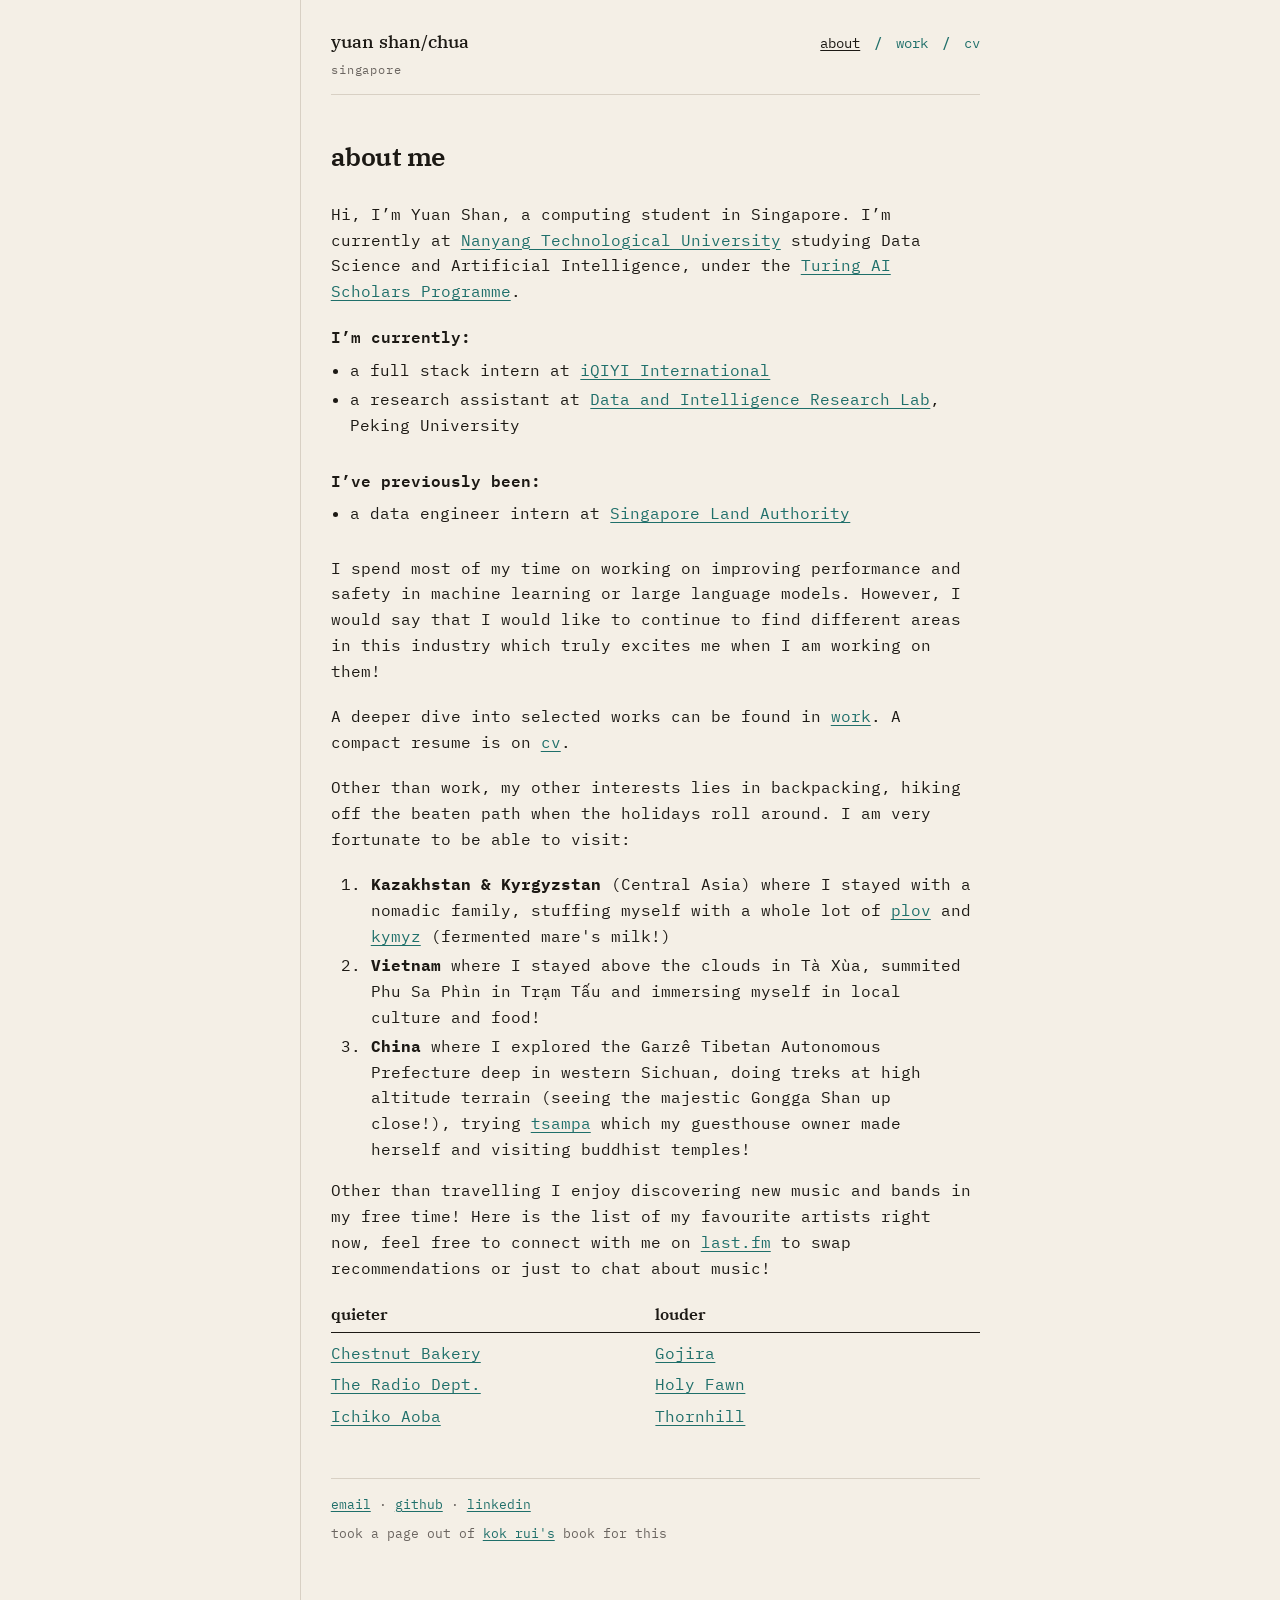
<file: index.html>
<!DOCTYPE html>
<html lang="en">

<head>
  <meta charset="utf-8" />
  <meta name="viewport" content="width=device-width, initial-scale=1" />
  <title>yuan shan/chua</title>
  <meta name="description"
    content="Yuan Shan is a computing student in Singapore, working on speech, post-training, and messy real-world pipelines." />
  <link rel="preconnect" href="https://fonts.googleapis.com" />
  <link rel="preconnect" href="https://fonts.gstatic.com" crossorigin />
  <link
    href="https://fonts.googleapis.com/css2?family=IBM+Plex+Mono:ital,wght@0,400;0,600;1,400&family=IBM+Plex+Serif:wght@500;600&display=swap"
    rel="stylesheet" />
  <link rel="stylesheet" href="css/site.css" />
  <link rel="icon" href="img/favicon.png?v=3" type="image/png" />
  <script src="js/site.js" defer></script>
</head>

<body>
  <div class="wrap">
    <header class="masthead">
      <div>
        <a class="wordmark" href="index.html">yuan shan/chua</a>
        <span class="running">singapore</span>
      </div>
      <nav aria-label="Primary">
        <a href="index.html" aria-current="page">about</a>
        <span class="slash" aria-hidden="true">/</span>
        <a href="work.html">work</a>
        <span class="slash" aria-hidden="true">/</span>
        <a href="cv.html">cv</a>
      </nav>
    </header>

    <main>
      <h1>about me</h1>

      <p class="lede">
        Hi, I’m Yuan Shan, a computing student in Singapore. I’m currently at
        <a href="https://www.ntu.edu.sg/">Nanyang Technological University</a>
        studying Data Science and Artificial Intelligence, under the
        <a href="https://www.ntu.edu.sg/honours-college/signature-programmes/turing-ai-scholars-programme">Turing AI
          Scholars Programme</a>.
      </p>

      <div class="block">
        <p class="kicker">I’m currently:</p>
        <ul>
          <li>
            a full stack intern at
            <a href="https://www.iq.com/">iQIYI International</a>
          </li>
          <li>
            a research assistant at
            <a href="https://pkudair.github.io/">Data and Intelligence Research Lab</a>, Peking University
          </li>
        </ul>
      </div>

      <div class="block">
        <p class="kicker">I’ve previously been:</p>
        <ul>
          <li>
            a data engineer intern at
            <a href="https://www.sla.gov.sg/">Singapore Land Authority</a>
          </li>
        </ul>
      </div>

      <p>
        I spend most of my time on working on improving performance and safety in machine learning or large
        language models.
        However, I would say that I would like to continue to find different areas in this industry
        which truly excites me when I am working on them!
      </p>
      <p>
        A deeper dive into selected works can be found in
        <a href="work.html">work</a>. A compact resume is on
        <a href="cv.html">cv</a>.
      </p>

      <p>
        Other than work, my other interests lies in backpacking, hiking off the beaten path when the holidays roll
        around.
        I am very fortunate to be able to visit:
      </p>

      <ol>
        <li>
          <strong> Kazakhstan &amp; Kyrgyzstan </strong>(Central Asia) where I stayed with a nomadic family,
          stuffing myself with a whole
          lot of <a href="https://nomads-life.com/blog/kyrgyzstan-food/plov-kyrgyz-cuisine/">plov</a> and
          <a href="https://nomads-life.com/blog/kyrgyzstan-food/kymyz-kyrgyz-national-drink/">kymyz</a> (fermented
          mare's
          milk!)
        </li>
        <li>
          <strong>Vietnam</strong> where I stayed above the clouds in T&agrave; X&ugrave;a, summited Phu Sa Phìn
          in
          Tr&#7841;m T&#7845;u and immersing myself in local culture and food!
        </li>
        <li>
          <strong>China</strong> where I explored the Garz&ecirc; Tibetan Autonomous Prefecture deep in western
          Sichuan, doing treks at high altitude terrain (seeing the majestic Gongga Shan up close!), trying <a
            href="https://en.wikipedia.org/wiki/Tsampa">tsampa</a> which my guesthouse owner made herself and
          visiting buddhist temples!
        </li>
      </ol>
      <p>
        Other than travelling I enjoy discovering new music and bands in my free time! Here is the list of my favourite
        artists right now, feel free to connect with me on <a href="https://www.last.fm/user/yschua0306">last.fm</a>
        to swap recommendations or just to chat about music!
      </p>
      <div class=" music">
        <div>
          <h2>quieter</h2>
          <ul>
            <li><a href="https://www.chestnutbakerymusic.com/">Chestnut Bakery</a></li>
            <li><a href="https://www.theradiodept.com/">The Radio Dept.</a></li>
            <li><a href="https://ichikoaoba.com/en/">Ichiko Aoba</a></li>
          </ul>
        </div>
        <div>
          <h2>louder</h2>
          <ul>
            <li><a href="https://www.gojira-music.com/">Gojira</a></li>
            <li><a href="https://holyfawn.com/">Holy Fawn</a></li>
            <li><a href="https://www.instagram.com/thornhillmelb/?hl=en">Thornhill</a></li>
          </ul>
        </div>
      </div>
    </main>

    <footer>
      <details class="email-pop">
        <summary>email</summary>
        <div class="email-pop-panel">
          <p>personal</p>
          <a href="mailto:chuanyuanshan@gmail.com">chuanyuanshan@gmail.com</a>
          <p>school</p>
          <a href="mailto:ychu060@e.ntu.edu.sg">ychu060@e.ntu.edu.sg</a>
        </div>
      </details>
      <span>· <a href="https://github.com/Y0306S">github</a> · <a
          href="https://www.linkedin.com/in/yuan-shan-chua-840307115">linkedin</a></span>

      <p>
        took a page out of <a href="https://kokruiwo.ng/">kok rui's</a> book for this
      </p>
    </footer>
  </div>
</body>

</html>
</file>
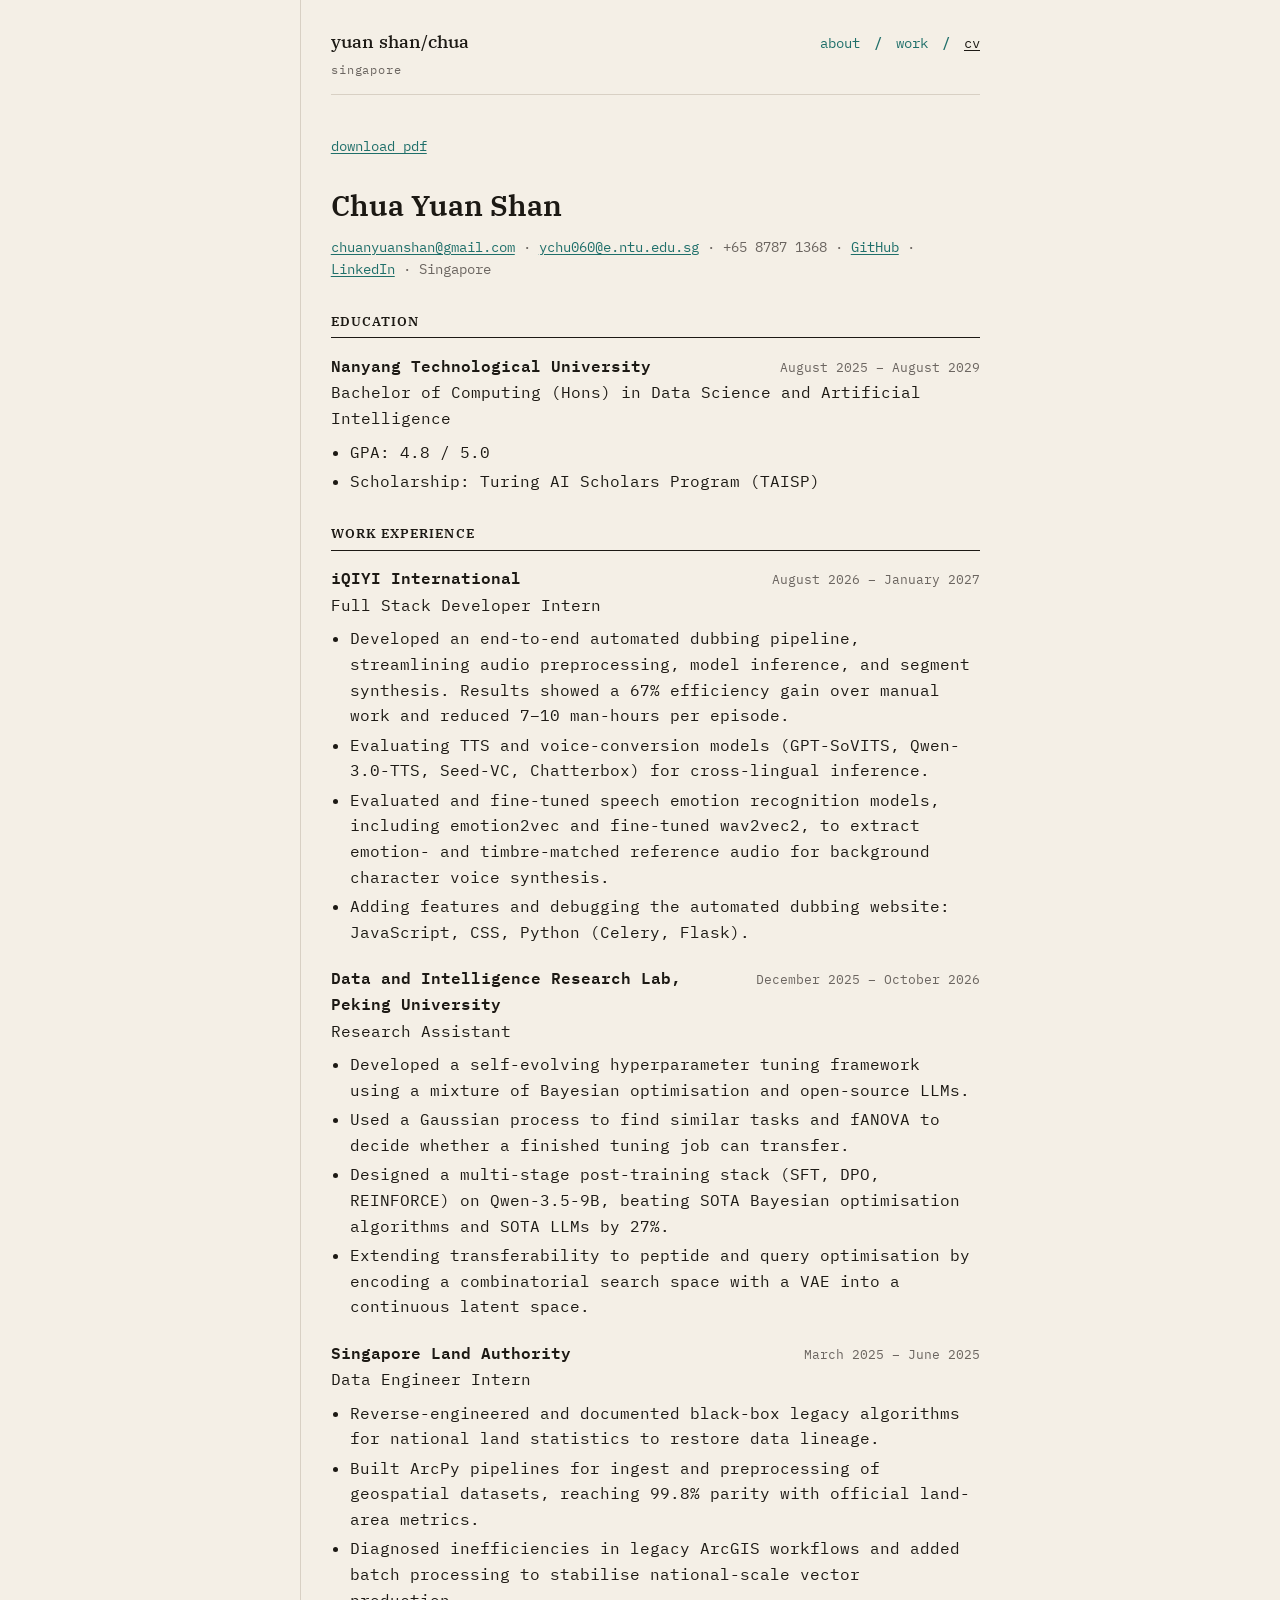
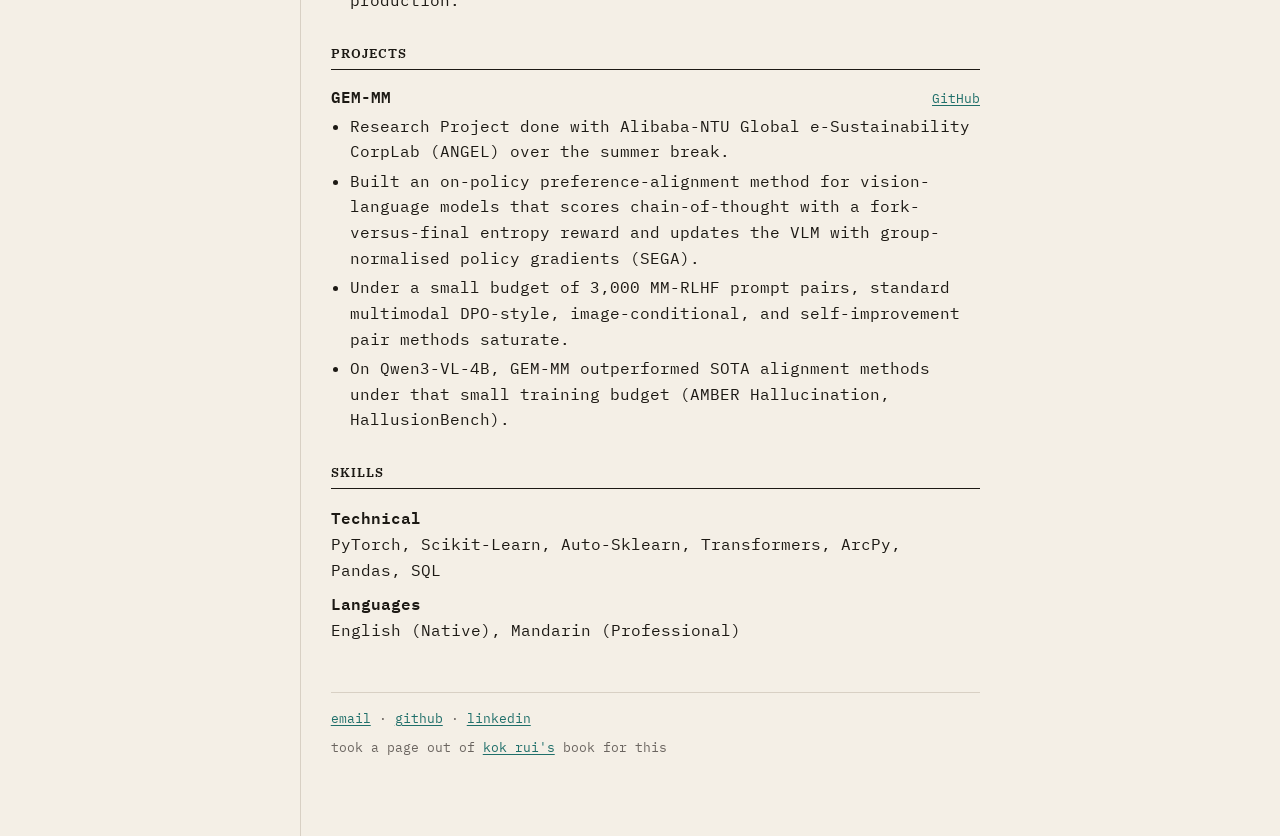
<file: cv.html>
<!DOCTYPE html>
<html lang="en">

<head>
  <meta charset="utf-8" />
  <meta name="viewport" content="width=device-width, initial-scale=1" />
  <title>cv — Chua Yuan Shan</title>
  <link rel="preconnect" href="https://fonts.googleapis.com" />
  <link rel="preconnect" href="https://fonts.gstatic.com" crossorigin />
  <link
    href="https://fonts.googleapis.com/css2?family=IBM+Plex+Mono:ital,wght@0,400;0,600;1,400&family=IBM+Plex+Serif:wght@500;600&display=swap"
    rel="stylesheet" />
  <link rel="stylesheet" href="css/site.css" />
  <link rel="icon" href="img/favicon.png?v=3" type="image/png" />
  <script src="js/site.js" defer></script>
</head>

<body>
  <div class="wrap">
    <header class="masthead">
      <div>
        <a class="wordmark" href="index.html">yuan shan/chua</a>
        <span class="running">singapore</span>
      </div>
      <nav aria-label="Primary">
        <a href="index.html">about</a>
        <span class="slash" aria-hidden="true">/</span>
        <a href="work.html">work</a>
        <span class="slash" aria-hidden="true">/</span>
        <a href="cv.html" aria-current="page">cv</a>
      </nav>
    </header>

    <main>
      <p class="page-tools">
        <a href="cv/Yuan_Shan_CV_BF_2.pdf">download pdf</a>
      </p>

      <div class="cv-head">
        <p class="cv-name">Chua Yuan Shan</p>
        <p class="cv-contacts">
          <a href="mailto:chuanyuanshan@gmail.com">chuanyuanshan@gmail.com</a>
          ·
          <a href="mailto:ychu060@e.ntu.edu.sg">ychu060@e.ntu.edu.sg</a>
          · +65 8787 1368 ·
          <a href="https://github.com/Y0306S">GitHub</a> ·
          <a href="https://www.linkedin.com/in/yuan-shan-chua-840307115">LinkedIn</a>
          · Singapore
        </p>
      </div>

      <section class="cv-section">
        <h2>Education</h2>
        <div class="entry">
          <div class="entry-top">
            <strong>Nanyang Technological University</strong>
            <span class="when">August 2025 – August 2029</span>
          </div>
          <p class="role">
            Bachelor of Computing (Hons) in Data Science and Artificial
            Intelligence
          </p>
          <ul>
            <li>GPA: 4.8 / 5.0</li>
            <li>Scholarship: Turing AI Scholars Program (TAISP)</li>
          </ul>
        </div>
      </section>

      <section class="cv-section">
        <h2>Work experience</h2>

        <div class="entry">
          <div class="entry-top">
            <strong>iQIYI International</strong>
            <span class="when">August 2026 – January 2027</span>
          </div>
          <p class="role">Full Stack Developer Intern</p>
          <ul>
            <li>
              Developed an end-to-end automated dubbing pipeline, streamlining
              audio preprocessing, model inference, and segment synthesis.
              Results showed a 67% efficiency gain over manual work and
              reduced 7–10 man-hours per episode.
            </li>
            <li>
              Evaluating TTS and voice-conversion models (GPT-SoVITS,
              Qwen-3.0-TTS, Seed-VC, Chatterbox) for cross-lingual inference.
            </li>
            <li>
              Evaluated and fine-tuned speech emotion recognition models,
              including emotion2vec and fine-tuned wav2vec2, to extract
              emotion- and timbre-matched reference audio for background
              character voice synthesis.
            </li>
            <li>
              Adding features and debugging the automated dubbing website:
              JavaScript, CSS, Python (Celery, Flask).
            </li>
          </ul>
        </div>

        <div class="entry">
          <div class="entry-top">
            <strong>Data and Intelligence Research Lab, Peking University</strong>
            <span class="when">December 2025 – October 2026</span>
          </div>
          <p class="role">Research Assistant</p>
          <ul>
            <li>
              Developed a self-evolving hyperparameter tuning framework using
              a mixture of Bayesian optimisation and open-source LLMs.
            </li>
            <li>
              Used a Gaussian process to find similar tasks and fANOVA to
              decide whether a finished tuning job can transfer.
            </li>
            <li>
              Designed a multi-stage post-training stack (SFT, DPO, REINFORCE)
              on Qwen-3.5-9B, beating SOTA Bayesian optimisation algorithms
              and SOTA LLMs by 27%.
            </li>
            <li>
              Extending transferability to peptide and query optimisation by
              encoding a combinatorial search space with a VAE into a
              continuous latent space.
            </li>
          </ul>
        </div>

        <div class="entry">
          <div class="entry-top">
            <strong>Singapore Land Authority</strong>
            <span class="when">March 2025 – June 2025</span>
          </div>
          <p class="role">Data Engineer Intern</p>
          <ul>
            <li>
              Reverse-engineered and documented black-box legacy algorithms
              for national land statistics to restore data lineage.
            </li>
            <li>
              Built ArcPy pipelines for ingest and preprocessing of geospatial
              datasets, reaching 99.8% parity with official land-area metrics.
            </li>
            <li>
              Diagnosed inefficiencies in legacy ArcGIS workflows and added
              batch processing to stabilise national-scale vector production.
            </li>
          </ul>
        </div>
      </section>

      <section class="cv-section">
        <h2>Projects</h2>
        <div class="entry">
          <div class="entry-top">
            <strong>GEM-MM</strong>
            <span class="when"><a href="https://github.com/Y0306S/GEM-MM">GitHub</a></span>
          </div>
          <ul>
            <li>
              Research Project done with Alibaba-NTU Global e-Sustainability CorpLab (ANGEL)
              over the summer break.
            </li>
            <li>
              Built an on-policy preference-alignment method for
              vision-language models that scores chain-of-thought with a
              fork-versus-final entropy reward and updates the VLM with
              group-normalised policy gradients (SEGA).
            </li>
            <li>
              Under a small budget of 3,000 MM-RLHF prompt pairs, standard
              multimodal DPO-style, image-conditional, and self-improvement
              pair methods saturate.
            </li>
            <li>
              On Qwen3-VL-4B, GEM-MM outperformed SOTA alignment methods under
              that small training budget (AMBER Hallucination, HallusionBench).
            </li>
          </ul>
        </div>
      </section>

      <section class="cv-section">
        <h2>Skills</h2>
        <dl class="skills">
          <dt>Technical</dt>
          <dd>
            PyTorch, Scikit-Learn, Auto-Sklearn, Transformers, ArcPy, Pandas,
            SQL
          </dd>
          <dt>Languages</dt>
          <dd>English (Native), Mandarin (Professional)</dd>
        </dl>
      </section>
    </main>

    <footer>
      <details class="email-pop">
        <summary>email</summary>
        <div class="email-pop-panel">
          <p>personal</p>
          <a href="mailto:chuanyuanshan@gmail.com">chuanyuanshan@gmail.com</a>
          <p>school</p>
          <a href="mailto:ychu060@e.ntu.edu.sg">ychu060@e.ntu.edu.sg</a>
        </div>
      </details>
      <span>· <a href="https://github.com/Y0306S">github</a> · <a
          href="https://www.linkedin.com/in/yuan-shan-chua-840307115">linkedin</a></span>
      <p>
        took a page out of <a href="https://kokruiwo.ng/">kok rui's</a> book for this
      </p>
    </footer>
  </div>
</body>

</html>
</file>
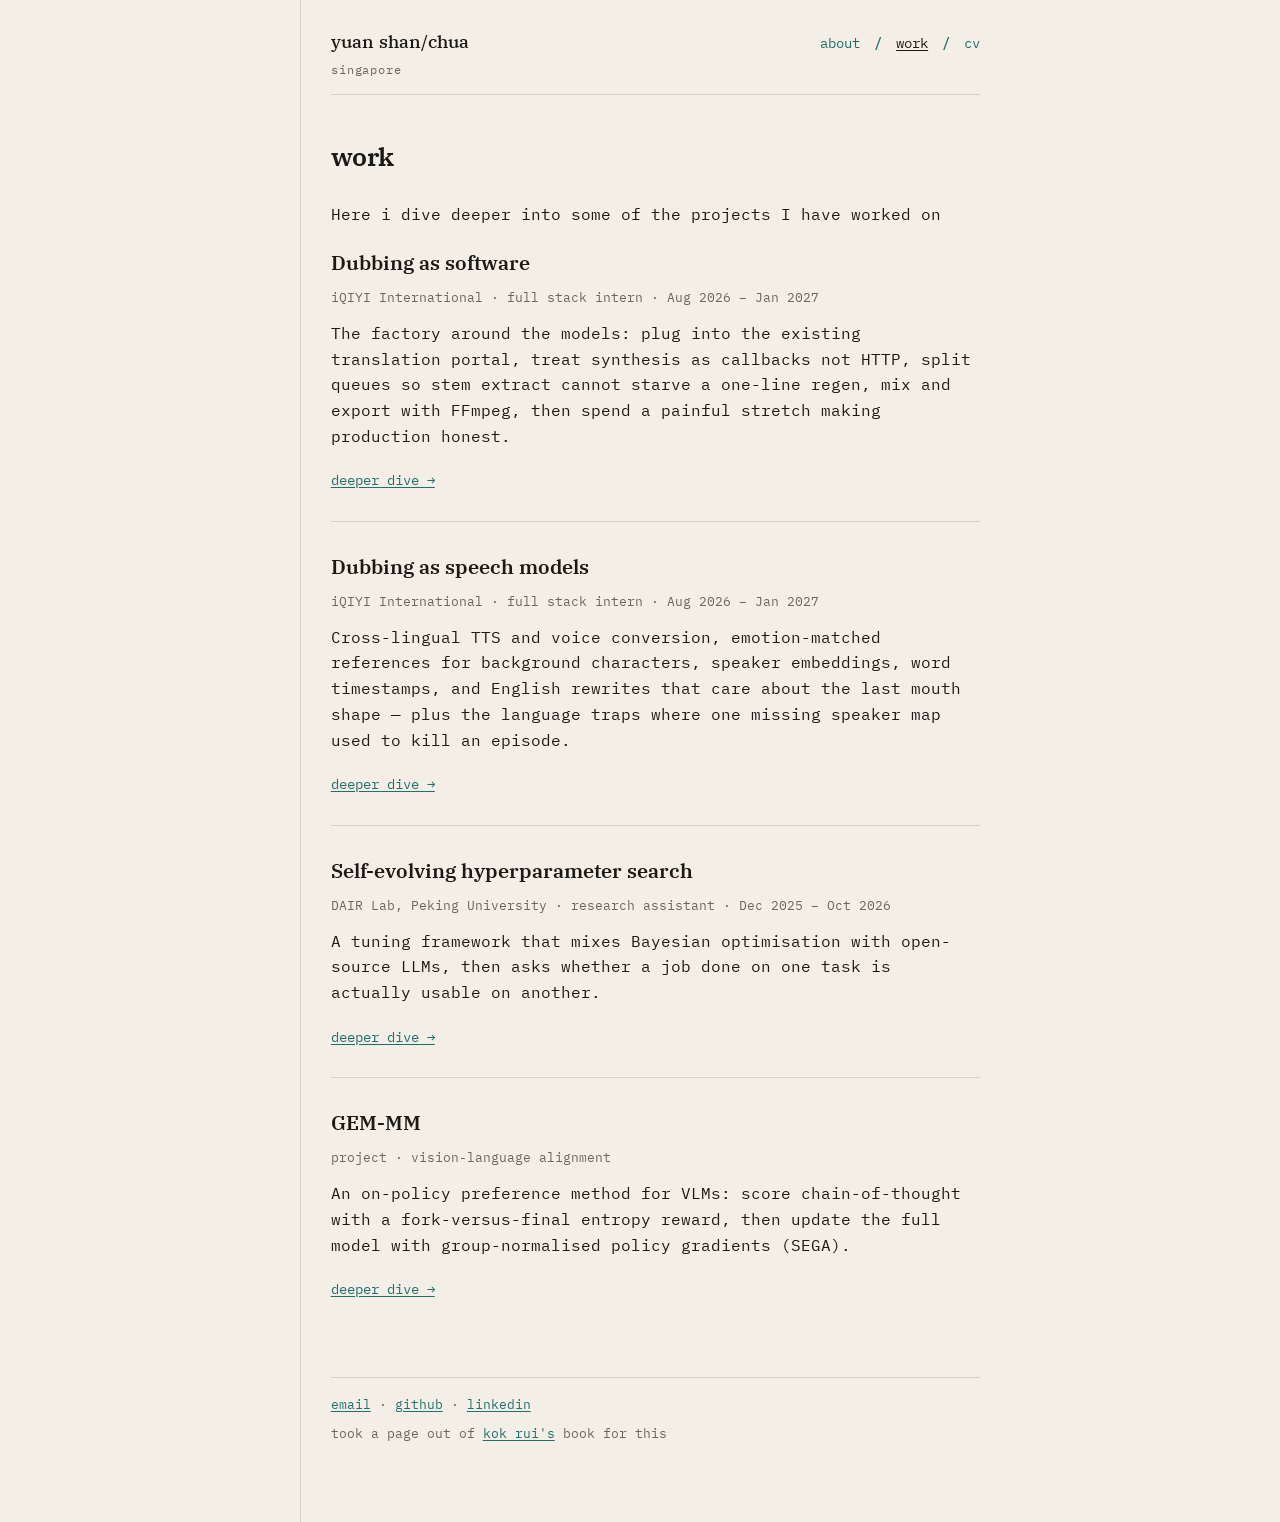
<file: work.html>
<!DOCTYPE html>
<html lang="en">

<head>
  <meta charset="utf-8" />
  <meta name="viewport" content="width=device-width, initial-scale=1" />
  <title>work — Chua Yuan Shan</title>
  <link rel="preconnect" href="https://fonts.googleapis.com" />
  <link rel="preconnect" href="https://fonts.gstatic.com" crossorigin />
  <link
    href="https://fonts.googleapis.com/css2?family=IBM+Plex+Mono:ital,wght@0,400;0,600;1,400&family=IBM+Plex+Serif:wght@500;600&display=swap"
    rel="stylesheet" />
  <link rel="stylesheet" href="css/site.css" />
  <link rel="icon" href="img/favicon.png?v=3" type="image/png" />
  <script src="js/site.js" defer></script>
</head>

<body>
  <div class="wrap">
    <header class="masthead">
      <div>
        <a class="wordmark" href="index.html">yuan shan/chua</a>
        <span class="running">singapore</span>
      </div>
      <nav aria-label="Primary">
        <a href="index.html">about</a>
        <span class="slash" aria-hidden="true">/</span>
        <a href="work.html" aria-current="page">work</a>
        <span class="slash" aria-hidden="true">/</span>
        <a href="cv.html">cv</a>
      </nav>
    </header>

    <main>
      <h1>work</h1>
      <p class="lede">
        Here i dive deeper into some of the projects I have worked on
      </p>

      <article class="work-item">
        <h2><a href="work/iqiyi_software.html">Dubbing as software</a></h2>
        <p class="meta">iQIYI International · full stack intern · Aug 2026 – Jan 2027</p>
        <p>
          The factory around the models: plug into the existing translation
          portal, treat synthesis as callbacks not HTTP, split queues so stem
          extract cannot starve a one-line regen, mix and export with FFmpeg,
          then spend a painful stretch making production honest.
        </p>
        <p class="more"><a href="work/iqiyi_software.html">deeper dive →</a></p>
      </article>

      <article class="work-item">
        <h2><a href="work/iqiyi_ai.html">Dubbing as speech models</a></h2>
        <p class="meta">iQIYI International · full stack intern · Aug 2026 – Jan 2027</p>
        <p>
          Cross-lingual TTS and voice conversion, emotion-matched references
          for background characters, speaker embeddings, word timestamps, and
          English rewrites that care about the last mouth shape — plus the
          language traps where one missing speaker map used to kill an episode.
        </p>
        <p class="more"><a href="work/iqiyi_ai.html">deeper dive →</a></p>
      </article>

      <article class="work-item">
        <h2><a href="work/dair.html">Self-evolving hyperparameter search</a></h2>
        <p class="meta">DAIR Lab, Peking University · research assistant · Dec 2025 – Oct 2026</p>
        <p>
          A tuning framework that mixes Bayesian optimisation with open-source
          LLMs, then asks whether a job done on one task is actually usable on
          another.
        </p>
        <p class="more"><a href="work/dair.html">deeper dive →</a></p>
      </article>

      <article class="work-item">
        <h2><a href="work/gem-mm.html">GEM-MM</a></h2>
        <p class="meta">project · vision-language alignment</p>
        <p>
          An on-policy preference method for VLMs: score chain-of-thought with
          a fork-versus-final entropy reward, then update the full model with
          group-normalised policy gradients (SEGA).
        </p>
        <p class="more"><a href="work/gem-mm.html">deeper dive →</a></p>
      </article>
    </main>

    <footer>
      <details class="email-pop">
        <summary>email</summary>
        <div class="email-pop-panel">
          <p>personal</p>
          <a href="mailto:chuanyuanshan@gmail.com">chuanyuanshan@gmail.com</a>
          <p>school</p>
          <a href="mailto:ychu060@e.ntu.edu.sg">ychu060@e.ntu.edu.sg</a>
        </div>
      </details>
      <span>· <a href="https://github.com/Y0306S">github</a> · <a
          href="https://www.linkedin.com/in/yuan-shan-chua-840307115">linkedin</a></span>
      <p>
        took a page out of <a href="https://kokruiwo.ng/">kok rui's</a> book for this
      </p>
    </footer>
  </div>
</body>

</html>
</file>
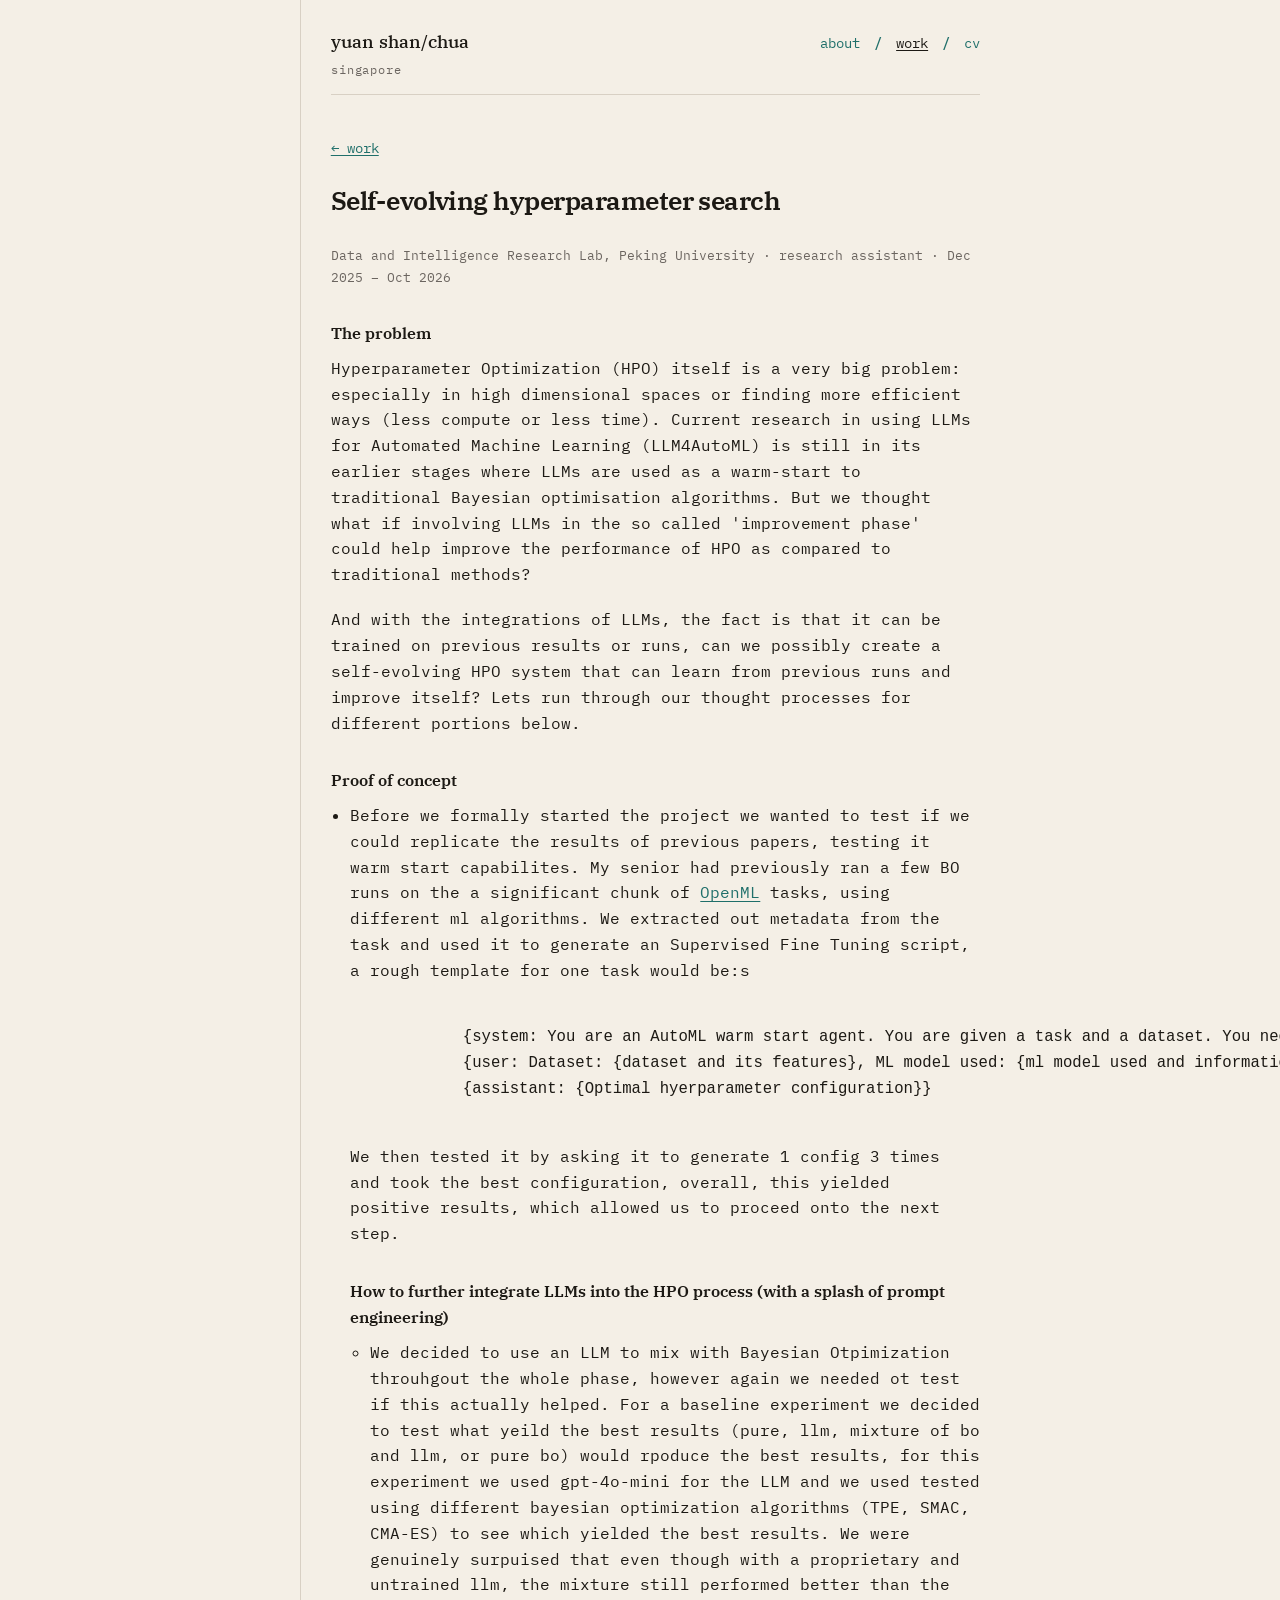
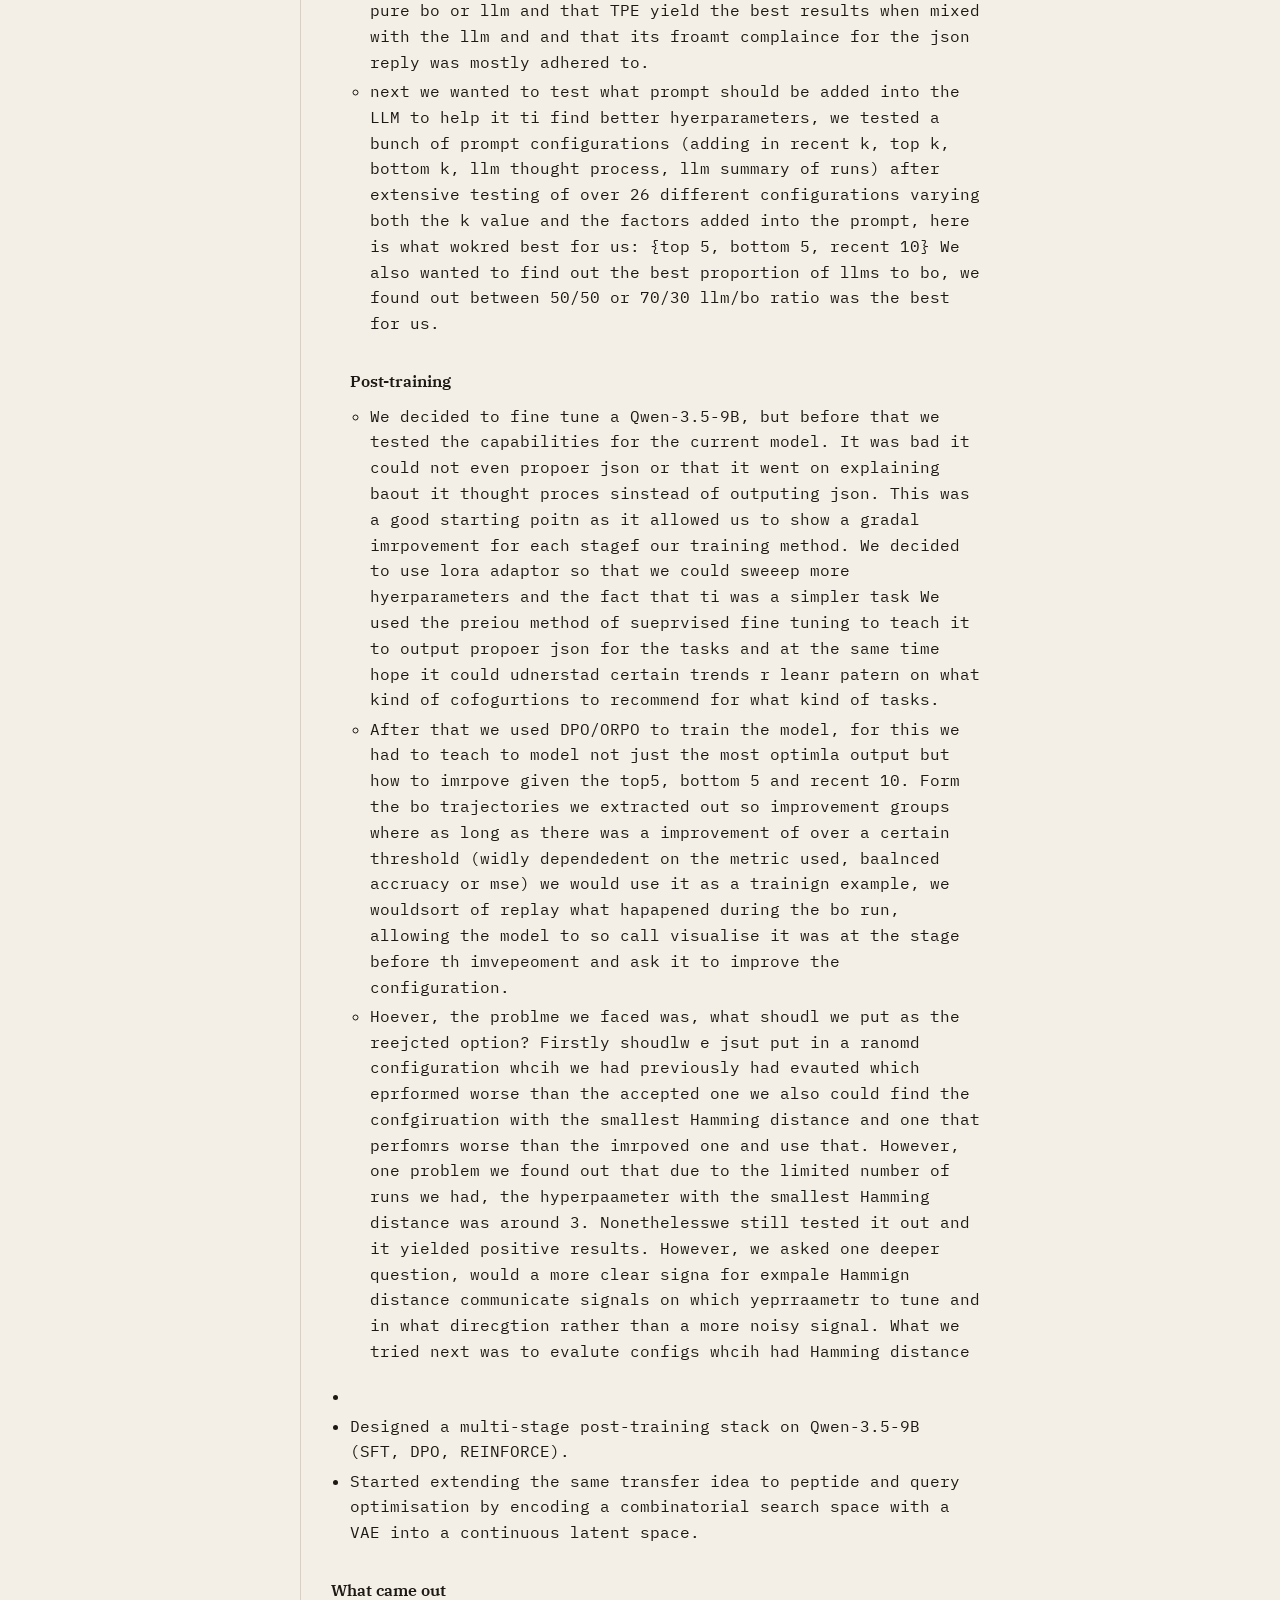
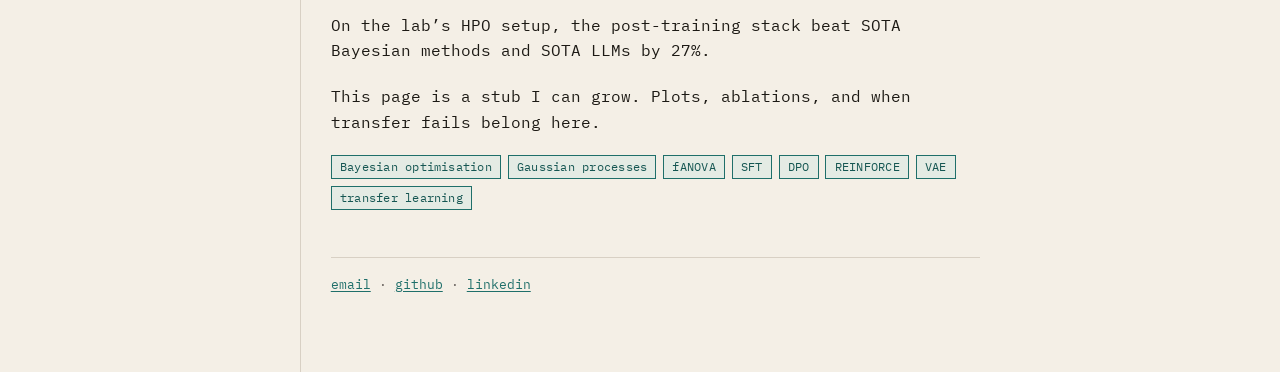
<file: work/dair.html>
<!DOCTYPE html>
<html lang="en">
<head>
  <meta charset="utf-8" />
  <meta name="viewport" content="width=device-width, initial-scale=1" />
  <title>Self-evolving hyperparameter search — Chua Yuan Shan</title>
  <link rel="preconnect" href="https://fonts.googleapis.com" />
  <link rel="preconnect" href="https://fonts.gstatic.com" crossorigin />
  <link href="https://fonts.googleapis.com/css2?family=IBM+Plex+Mono:ital,wght@0,400;0,600;1,400&family=IBM+Plex+Serif:wght@500;600&display=swap" rel="stylesheet" />
  <link rel="stylesheet" href="../css/site.css" />
  <link rel="icon" href="../img/favicon.png?v=3" type="image/png" />
  <script src="../js/site.js" defer></script>
</head>
<body>
  <div class="wrap">
    <header class="masthead">
      <div>
        <a class="wordmark" href="../index.html">yuan shan/chua</a>
        <span class="running">singapore</span>
      </div>
      <nav aria-label="Primary">
        <a href="../index.html">about</a>
        <span class="slash" aria-hidden="true">/</span>
        <a href="../work.html" aria-current="page">work</a>
        <span class="slash" aria-hidden="true">/</span>
        <a href="../cv.html">cv</a>
      </nav>
    </header>

    <main class="dive">
      <p class="back"><a href="../work.html">← work</a></p>
      <h1>Self-evolving hyperparameter search</h1>
      <p class="meta">Data and Intelligence Research Lab, Peking University · research assistant · Dec 2025 – Oct 2026</p>

      <! in the future we can consider adding in a portion on how I was lost in y1 and decided to apply worked my ass off during winter break to study concepts and land the role >

      <h2>The problem</h2>
      <p>
        Hyperparameter Optimization (HPO) itself is a very big problem: especially in high dimensional spaces or finding more efficient ways (less compute or less time). 
        Current research in using LLMs for Automated Machine Learning (LLM4AutoML) is still in its earlier stages where LLMs are used as a warm-start to traditional Bayesian optimisation algorithms.
        But we thought what if involving LLMs in the so called 'improvement phase' could help improve the performance of HPO as compared to traditional methods?
      </p>

      <p>
        And with the integrations of LLMs, the fact is that it can be trained on previous results or runs, can we possibly create a self-evolving HPO system that can learn from previous runs and improve itself? 
        Lets run through our thought processes for different portions below.
      </p>

      <h2>Proof of concept</h2>
      <ul>
        <li>
          Before we formally started the project we wanted to test if we could replicate the results of previous papers, testing it warm start capabilites.
          My senior had previously ran a few BO runs on the a significant chunk of <a href="https://www.openml.org/search?type=data">OpenML</a> tasks, using different ml algorithms.
          We extracted out metadata from the task and used it to generate an Supervised Fine Tuning script, a rough template for one task would be:s
          <pre><code>
            {system: You are an AutoML warm start agent. You are given a task and a dataset. You need to return a model and a set of hyperparameters that are likely to perform well on the task.}
            {user: Dataset: {dataset and its features}, ML model used: {ml model used and information on it hyperparameters eg. {hp_name:learning_rate, data_type:float, upper_bound:1.0, lower_bound:0.0}}}
            {assistant: {Optimal hyerparameter configuration}}
          </code></pre>
          We then tested it by asking it to generate 1 config 3 times and took the best configuration, overall, this yielded positive results, which allowed us to proceed onto the next step.
        </li>
        <h2>How to further integrate LLMs into the HPO process (with a splash of prompt engineering)</h2>
        <ul>
          <li>
            We decided to use an LLM to mix with Bayesian Otpimization throuhgout the whole phase, however again we needed ot test if this actually helped.
            For a baseline experiment we decided to test what yeild the best results (pure, llm, mixture of bo and llm, or pure bo) would rpoduce the best results, for this experiment we used gpt-4o-mini
            for the LLM and we used tested using different bayesian optimization algorithms (TPE, SMAC, CMA-ES) to see which yielded the best results.
            We were genuinely surpuised that even though with a proprietary and untrained llm, the mixture still performed better than the pure bo or llm and that TPE yield the best results when mixed with the llm and
            and that its froamt complaince for the json reply was mostly adhered to.
          </li>
          <li>
            next we wanted to test what prompt should be added into the LLM to help it ti find better hyerparameters, we tested a bunch of prompt configurations (adding in recent k, top k, bottom k, llm thought process, llm summary of runs)
            after extensive testing of over 26 different configurations varying both the k value and the factors added into the prompt, here is what wokred best for us:
            {top 5, bottom 5, recent 10}
            We also wanted to find out the best proportion of llms to bo, we found out between 50/50 or 70/30 llm/bo ratio was the best for us.
          </li>
        </ul>
      <h2>Post-training</h2>
      <ul>
        <li>
          We decided to fine tune a Qwen-3.5-9B, but before that we tested the capabilities for the current model. It was bad it could not even propoer json or that it went on explaining baout it thought proces sinstead of outputing json.
          This was a good starting poitn as it allowed us to show a gradal imrpovement for each stagef our training method. We decided to use lora adaptor so that we could sweeep more hyerparameters and the fact that ti was a simpler task
          We used the preiou method of sueprvised fine tuning to teach it to output propoer json for the tasks and at the same time hope it could udnerstad certain trends r leanr patern on what kind of cofogurtions to recommend for what kind of tasks.
        </li>
        <li>  
          After that we used DPO/ORPO to train the model, for this we had to teach to model not just the most optimla output but how to imrpove given the top5, bottom 5 and recent 10.
          Form the bo trajectories we extracted out so improvement groups where as long as there was a improvement of over a certain threshold (widly dependedent on the metric used, baalnced accruacy or mse)
          we would use it as a trainign example, we wouldsort of replay what hapapened during the bo run, allowing the model to so call visualise it was at the stage before th imvepeoment and ask it to improve the configuration.
        </li>
        <li>
          Hoever, the problme we faced was, what shoudl we put as the reejcted option? Firstly shoudlw e jsut put in a ranomd configuration whcih we had previously had evauted which eprformed worse than the accepted one
          we also could find the confgiruation with the smallest Hamming distance and one that perfomrs worse than the imrpoved one and use that.
          However, one problem we found out that due to the limited number of runs we had, the hyperpaameter with the smallest Hamming distance was around 3. Nonethelesswe still tested it out and it yielded positive results.
          However, we asked one deeper question, would a more clear signa for exmpale Hammign distance communicate signals on which yeprraametr to tune and in what direcgtion rather than a more noisy signal. 
          What we tried next was to evalute configs whcih had Hamming distance
        </li>
      </ul>
        <li>
          
        </li>
        <li>
          Designed a multi-stage post-training stack on Qwen-3.5-9B (SFT, DPO, REINFORCE).
        </li>
        <li>
          Started extending the same transfer idea to peptide and query optimisation by
          encoding a combinatorial search space with a VAE into a continuous latent space.
        </li>
      </ul>

      <h2>What came out</h2>
      <p>
        On the lab’s HPO setup, the post-training stack beat SOTA Bayesian methods and
        SOTA LLMs by 27%.
      </p>
      <p>
        This page is a stub I can grow. Plots, ablations, and when transfer fails belong here.
      </p>

      <ul class="tags" aria-label="Skills">
        <li>Bayesian optimisation</li>
        <li>Gaussian processes</li>
        <li>fANOVA</li>
        <li>SFT</li>
        <li>DPO</li>
        <li>REINFORCE</li>
        <li>VAE</li>
        <li>transfer learning</li>
      </ul>
    </main>

    <footer>
      <details class="email-pop">
        <summary>email</summary>
        <div class="email-pop-panel">
          <p>personal</p>
          <a href="mailto:chuanyuanshan@gmail.com">chuanyuanshan@gmail.com</a>
          <p>school</p>
          <a href="mailto:ychu060@e.ntu.edu.sg">ychu060@e.ntu.edu.sg</a>
        </div>
      </details>
      <span>· <a href="https://github.com/Y0306S">github</a> · <a href="https://www.linkedin.com/in/yuan-shan-chua-840307115">linkedin</a></span>
    </footer>
  </div>
</body>
</html>
</file>
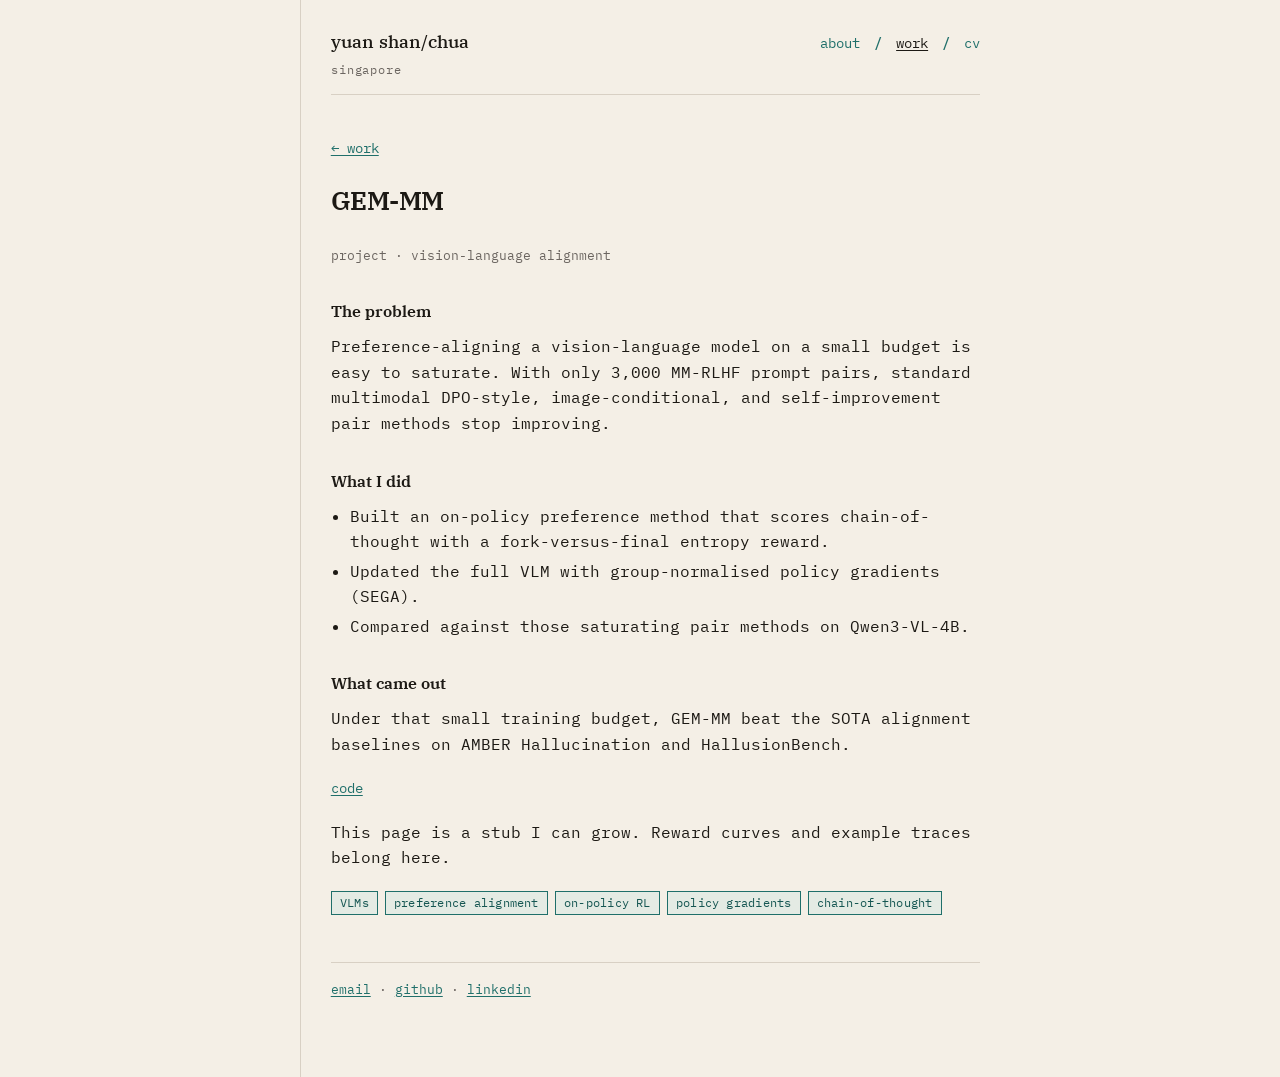
<file: work/gem-mm.html>
<!DOCTYPE html>
<html lang="en">
<head>
  <meta charset="utf-8" />
  <meta name="viewport" content="width=device-width, initial-scale=1" />
  <title>GEM-MM — Chua Yuan Shan</title>
  <link rel="preconnect" href="https://fonts.googleapis.com" />
  <link rel="preconnect" href="https://fonts.gstatic.com" crossorigin />
  <link href="https://fonts.googleapis.com/css2?family=IBM+Plex+Mono:ital,wght@0,400;0,600;1,400&family=IBM+Plex+Serif:wght@500;600&display=swap" rel="stylesheet" />
  <link rel="stylesheet" href="../css/site.css" />
  <link rel="icon" href="../img/favicon.png?v=3" type="image/png" />
  <script src="../js/site.js" defer></script>
</head>
<body>
  <div class="wrap">
    <header class="masthead">
      <div>
        <a class="wordmark" href="../index.html">yuan shan/chua</a>
        <span class="running">singapore</span>
      </div>
      <nav aria-label="Primary">
        <a href="../index.html">about</a>
        <span class="slash" aria-hidden="true">/</span>
        <a href="../work.html" aria-current="page">work</a>
        <span class="slash" aria-hidden="true">/</span>
        <a href="../cv.html">cv</a>
      </nav>
    </header>

    <main class="dive">
      <p class="back"><a href="../work.html">← work</a></p>
      <h1>GEM-MM</h1>
      <p class="meta">project · vision-language alignment</p>

      <h2>The problem</h2>
      <p>
        Preference-aligning a vision-language model on a small budget is easy to
        saturate. With only 3,000 MM-RLHF prompt pairs, standard multimodal DPO-style,
        image-conditional, and self-improvement pair methods stop improving.
      </p>

      <h2>What I did</h2>
      <ul>
        <li>
          Built an on-policy preference method that scores chain-of-thought with a
          fork-versus-final entropy reward.
        </li>
        <li>
          Updated the full VLM with group-normalised policy gradients (SEGA).
        </li>
        <li>
          Compared against those saturating pair methods on Qwen3-VL-4B.
        </li>
      </ul>

      <h2>What came out</h2>
      <p>
        Under that small training budget, GEM-MM beat the SOTA alignment baselines on
        AMBER Hallucination and HallusionBench.
      </p>
      <p class="links">
        <a href="https://github.com/SNOWTEAM2023/GEM-MM">code</a>
      </p>
      <p>
        This page is a stub I can grow. Reward curves and example traces belong here.
      </p>

      <ul class="tags" aria-label="Skills">
        <li>VLMs</li>
        <li>preference alignment</li>
        <li>on-policy RL</li>
        <li>policy gradients</li>
        <li>chain-of-thought</li>
      </ul>
    </main>

    <footer>
      <details class="email-pop">
        <summary>email</summary>
        <div class="email-pop-panel">
          <p>personal</p>
          <a href="mailto:chuanyuanshan@gmail.com">chuanyuanshan@gmail.com</a>
          <p>school</p>
          <a href="mailto:ychu060@e.ntu.edu.sg">ychu060@e.ntu.edu.sg</a>
        </div>
      </details>
      <span>· <a href="https://github.com/Y0306S">github</a> · <a href="https://www.linkedin.com/in/yuan-shan-chua-840307115">linkedin</a></span>
    </footer>
  </div>
</body>
</html>
</file>
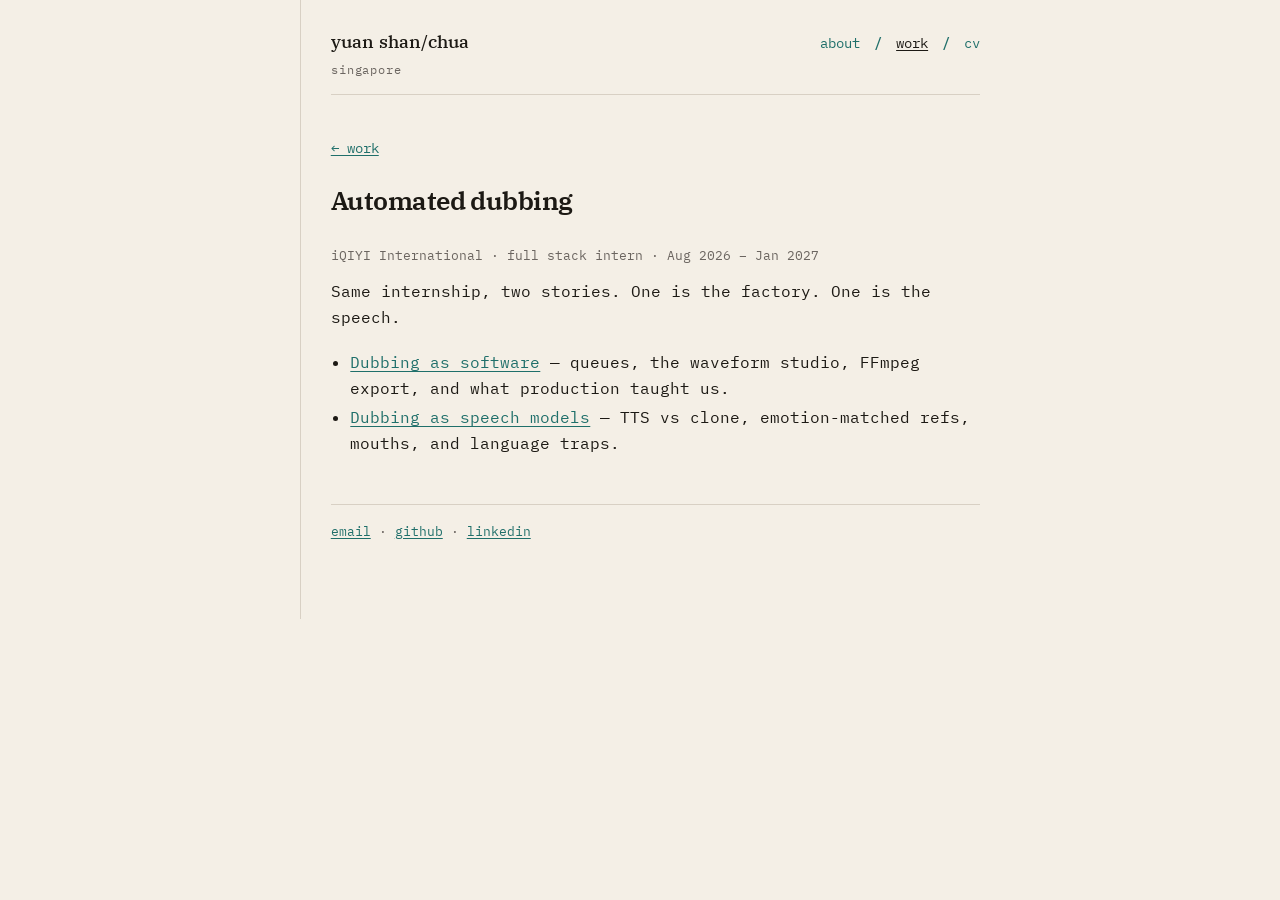
<file: work/iqiyi.html>
<!DOCTYPE html>
<html lang="en">
<head>
  <meta charset="utf-8" />
  <meta name="viewport" content="width=device-width, initial-scale=1" />
  <title>Automated dubbing — Chua Yuan Shan</title>
  <link rel="preconnect" href="https://fonts.googleapis.com" />
  <link rel="preconnect" href="https://fonts.gstatic.com" crossorigin />
  <link href="https://fonts.googleapis.com/css2?family=IBM+Plex+Mono:ital,wght@0,400;0,600;1,400&family=IBM+Plex+Serif:wght@500;600&display=swap" rel="stylesheet" />
  <link rel="stylesheet" href="../css/site.css" />
  <link rel="icon" href="../img/favicon.png?v=3" type="image/png" />
  <script src="../js/site.js" defer></script>
</head>
<body>
  <div class="wrap">
    <header class="masthead">
      <div>
        <a class="wordmark" href="../index.html">yuan shan/chua</a>
        <span class="running">singapore</span>
      </div>
      <nav aria-label="Primary">
        <a href="../index.html">about</a>
        <span class="slash" aria-hidden="true">/</span>
        <a href="../work.html" aria-current="page">work</a>
        <span class="slash" aria-hidden="true">/</span>
        <a href="../cv.html">cv</a>
      </nav>
    </header>

    <main class="dive">
      <p class="back"><a href="../work.html">← work</a></p>
      <h1>Automated dubbing</h1>
      <p class="meta">iQIYI International · full stack intern · Aug 2026 – Jan 2027</p>
      <p>
        Same internship, two stories. One is the factory. One is the speech.
      </p>
      <ul>
        <li>
          <a href="iqiyi_software.html">Dubbing as software</a>
          — queues, the waveform studio, FFmpeg export, and what production taught us.
        </li>
        <li>
          <a href="iqiyi_ai.html">Dubbing as speech models</a>
          — TTS vs clone, emotion-matched refs, mouths, and language traps.
        </li>
      </ul>
    </main>

    <footer>
      <details class="email-pop">
        <summary>email</summary>
        <div class="email-pop-panel">
          <p>personal</p>
          <a href="mailto:chuanyuanshan@gmail.com">chuanyuanshan@gmail.com</a>
          <p>school</p>
          <a href="mailto:ychu060@e.ntu.edu.sg">ychu060@e.ntu.edu.sg</a>
        </div>
      </details>
      <span>· <a href="https://github.com/Y0306S">github</a> · <a href="https://www.linkedin.com/in/yuan-shan-chua-840307115">linkedin</a></span>
    </footer>
  </div>
</body>
</html>
</file>
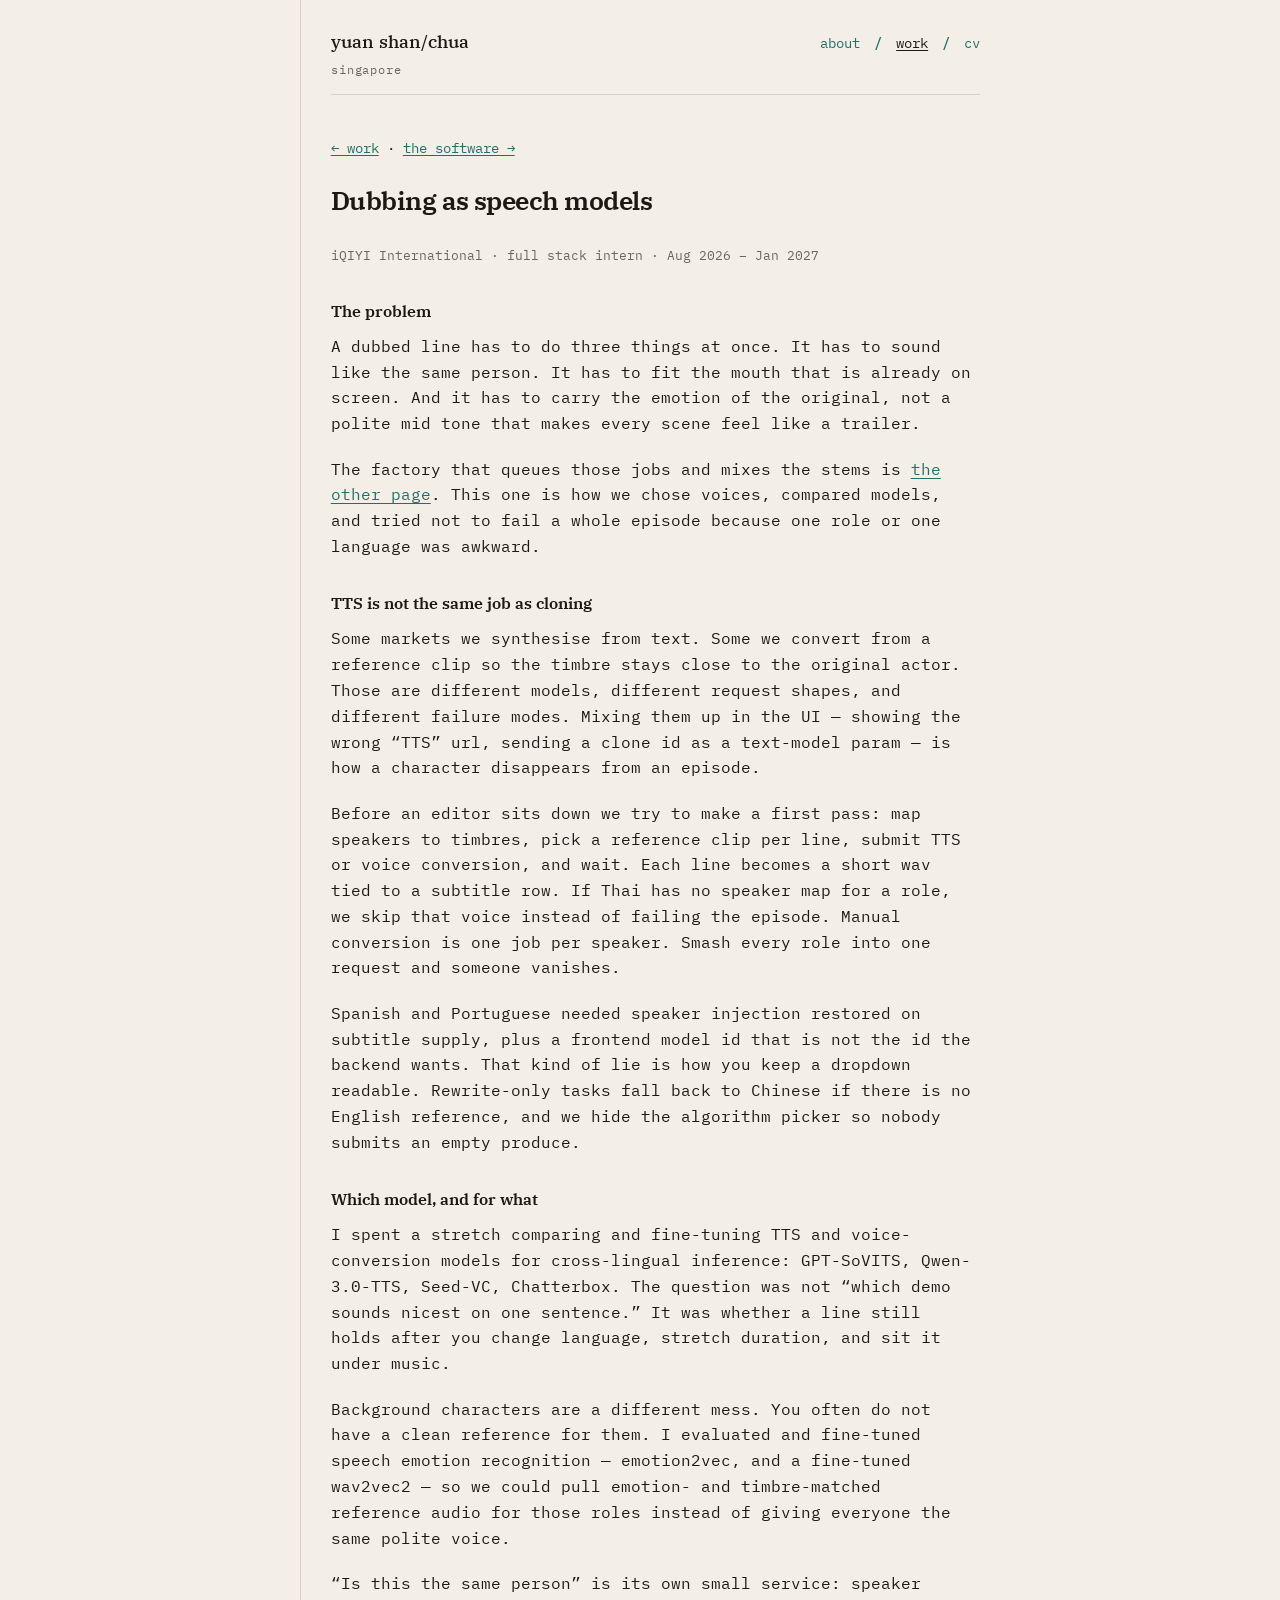
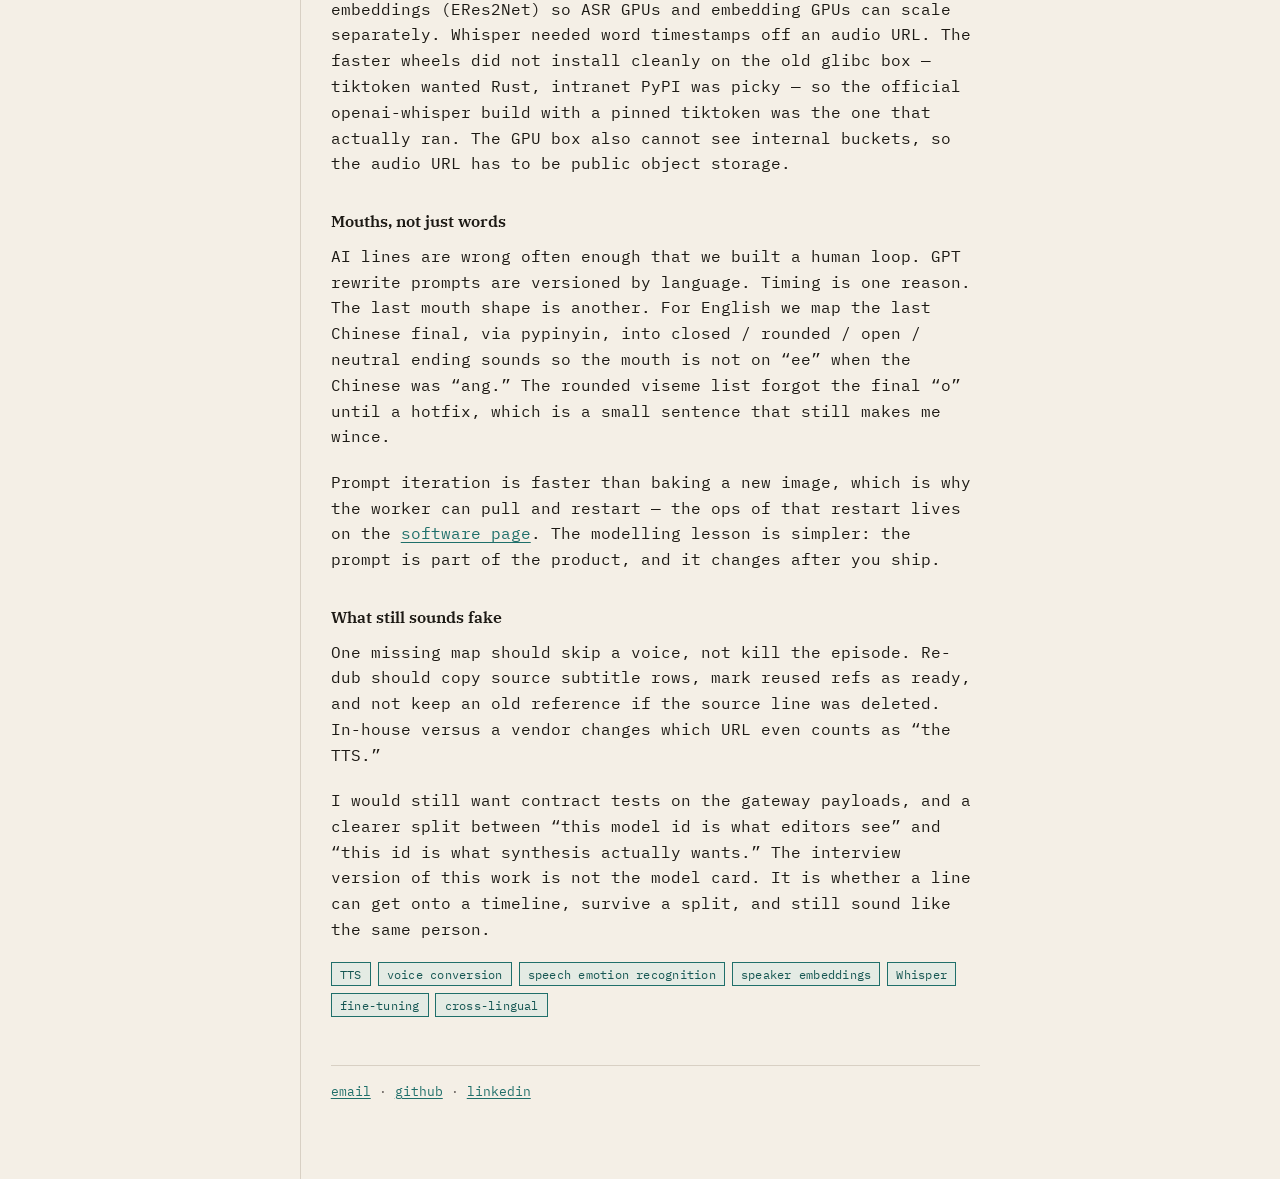
<file: work/iqiyi_ai.html>
<!DOCTYPE html>
<html lang="en">
<head>
  <meta charset="utf-8" />
  <meta name="viewport" content="width=device-width, initial-scale=1" />
  <title>Dubbing as speech models — Chua Yuan Shan</title>
  <link rel="preconnect" href="https://fonts.googleapis.com" />
  <link rel="preconnect" href="https://fonts.gstatic.com" crossorigin />
  <link href="https://fonts.googleapis.com/css2?family=IBM+Plex+Mono:ital,wght@0,400;0,600;1,400&family=IBM+Plex+Serif:wght@500;600&display=swap" rel="stylesheet" />
  <link rel="stylesheet" href="../css/site.css" />
  <link rel="icon" href="../img/favicon.png?v=3" type="image/png" />
  <script src="../js/site.js" defer></script>
</head>
<body>
  <div class="wrap">
    <header class="masthead">
      <div>
        <a class="wordmark" href="../index.html">yuan shan/chua</a>
        <span class="running">singapore</span>
      </div>
      <nav aria-label="Primary">
        <a href="../index.html">about</a>
        <span class="slash" aria-hidden="true">/</span>
        <a href="../work.html" aria-current="page">work</a>
        <span class="slash" aria-hidden="true">/</span>
        <a href="../cv.html">cv</a>
      </nav>
    </header>

    <main class="dive">
      <p class="back"><a href="../work.html">← work</a> · <a href="iqiyi_software.html">the software →</a></p>
      <h1>Dubbing as speech models</h1>
      <p class="meta">iQIYI International · full stack intern · Aug 2026 – Jan 2027</p>

      <h2>The problem</h2>
      <p>
        A dubbed line has to do three things at once. It has to sound like the same
        person. It has to fit the mouth that is already on screen. And it has to
        carry the emotion of the original, not a polite mid tone that makes every
        scene feel like a trailer.
      </p>
      <p>
        The factory that queues those jobs and mixes the stems is
        <a href="iqiyi_software.html">the other page</a>. This one is how we chose
        voices, compared models, and tried not to fail a whole episode because one
        role or one language was awkward.
      </p>

      <h2>TTS is not the same job as cloning</h2>
      <p>
        Some markets we synthesise from text. Some we convert from a reference clip
        so the timbre stays close to the original actor. Those are different models,
        different request shapes, and different failure modes. Mixing them up in the
        UI — showing the wrong “TTS” url, sending a clone id as a text-model param —
        is how a character disappears from an episode.
      </p>
      <p>
        Before an editor sits down we try to make a first pass: map speakers to
        timbres, pick a reference clip per line, submit TTS or voice conversion,
        and wait. Each line becomes a short wav tied to a subtitle row. If Thai has
        no speaker map for a role, we skip that voice instead of failing the episode.
        Manual conversion is one job per speaker. Smash every role into one request
        and someone vanishes.
      </p>
      <p>
        Spanish and Portuguese needed speaker injection restored on subtitle supply,
        plus a frontend model id that is not the id the backend wants. That kind of
        lie is how you keep a dropdown readable. Rewrite-only tasks fall back to
        Chinese if there is no English reference, and we hide the algorithm picker
        so nobody submits an empty produce.
      </p>

      <h2>Which model, and for what</h2>
      <p>
        I spent a stretch comparing and fine-tuning TTS and voice-conversion models
        for cross-lingual inference: GPT-SoVITS, Qwen-3.0-TTS, Seed-VC, Chatterbox.
        The question was not “which demo sounds nicest on one sentence.” It was
        whether a line still holds after you change language, stretch duration, and
        sit it under music.
      </p>
      <p>
        Background characters are a different mess. You often do not have a clean
        reference for them. I evaluated and fine-tuned speech emotion recognition —
        emotion2vec, and a fine-tuned wav2vec2 — so we could pull emotion- and
        timbre-matched reference audio for those roles instead of giving everyone
        the same polite voice.
      </p>
      <p>
        “Is this the same person” is its own small service: speaker embeddings
        (ERes2Net) so ASR GPUs and embedding GPUs can scale separately. Whisper
        needed word timestamps off an audio URL. The faster wheels did not install
        cleanly on the old glibc box — tiktoken wanted Rust, intranet PyPI was
        picky — so the official openai-whisper build with a pinned tiktoken was
        the one that actually ran. The GPU box also cannot see internal buckets,
        so the audio URL has to be public object storage.
      </p>

      <h2>Mouths, not just words</h2>
      <p>
        AI lines are wrong often enough that we built a human loop. GPT rewrite
        prompts are versioned by language. Timing is one reason. The last mouth
        shape is another. For English we map the last Chinese final, via pypinyin,
        into closed / rounded / open / neutral ending sounds so the mouth is not
        on “ee” when the Chinese was “ang.” The rounded viseme list forgot the
        final “o” until a hotfix, which is a small sentence that still makes me
        wince.
      </p>
      <p>
        Prompt iteration is faster than baking a new image, which is why the
        worker can pull and restart — the ops of that restart lives on the
        <a href="iqiyi_software.html">software page</a>. The modelling lesson is
        simpler: the prompt is part of the product, and it changes after you ship.
      </p>

      <h2>What still sounds fake</h2>
      <p>
        One missing map should skip a voice, not kill the episode. Re-dub should
        copy source subtitle rows, mark reused refs as ready, and not keep an old
        reference if the source line was deleted. In-house versus a vendor changes
        which URL even counts as “the TTS.”
      </p>
      <p>
        I would still want contract tests on the gateway payloads, and a clearer
        split between “this model id is what editors see” and “this id is what
        synthesis actually wants.” The interview version of this work is not the
        model card. It is whether a line can get onto a timeline, survive a split,
        and still sound like the same person.
      </p>

      <ul class="tags" aria-label="Skills">
        <li>TTS</li>
        <li>voice conversion</li>
        <li>speech emotion recognition</li>
        <li>speaker embeddings</li>
        <li>Whisper</li>
        <li>fine-tuning</li>
        <li>cross-lingual</li>
      </ul>
    </main>

    <footer>
      <details class="email-pop">
        <summary>email</summary>
        <div class="email-pop-panel">
          <p>personal</p>
          <a href="mailto:chuanyuanshan@gmail.com">chuanyuanshan@gmail.com</a>
          <p>school</p>
          <a href="mailto:ychu060@e.ntu.edu.sg">ychu060@e.ntu.edu.sg</a>
        </div>
      </details>
      <span>· <a href="https://github.com/Y0306S">github</a> · <a href="https://www.linkedin.com/in/yuan-shan-chua-840307115">linkedin</a></span>
    </footer>
  </div>
</body>
</html>
</file>
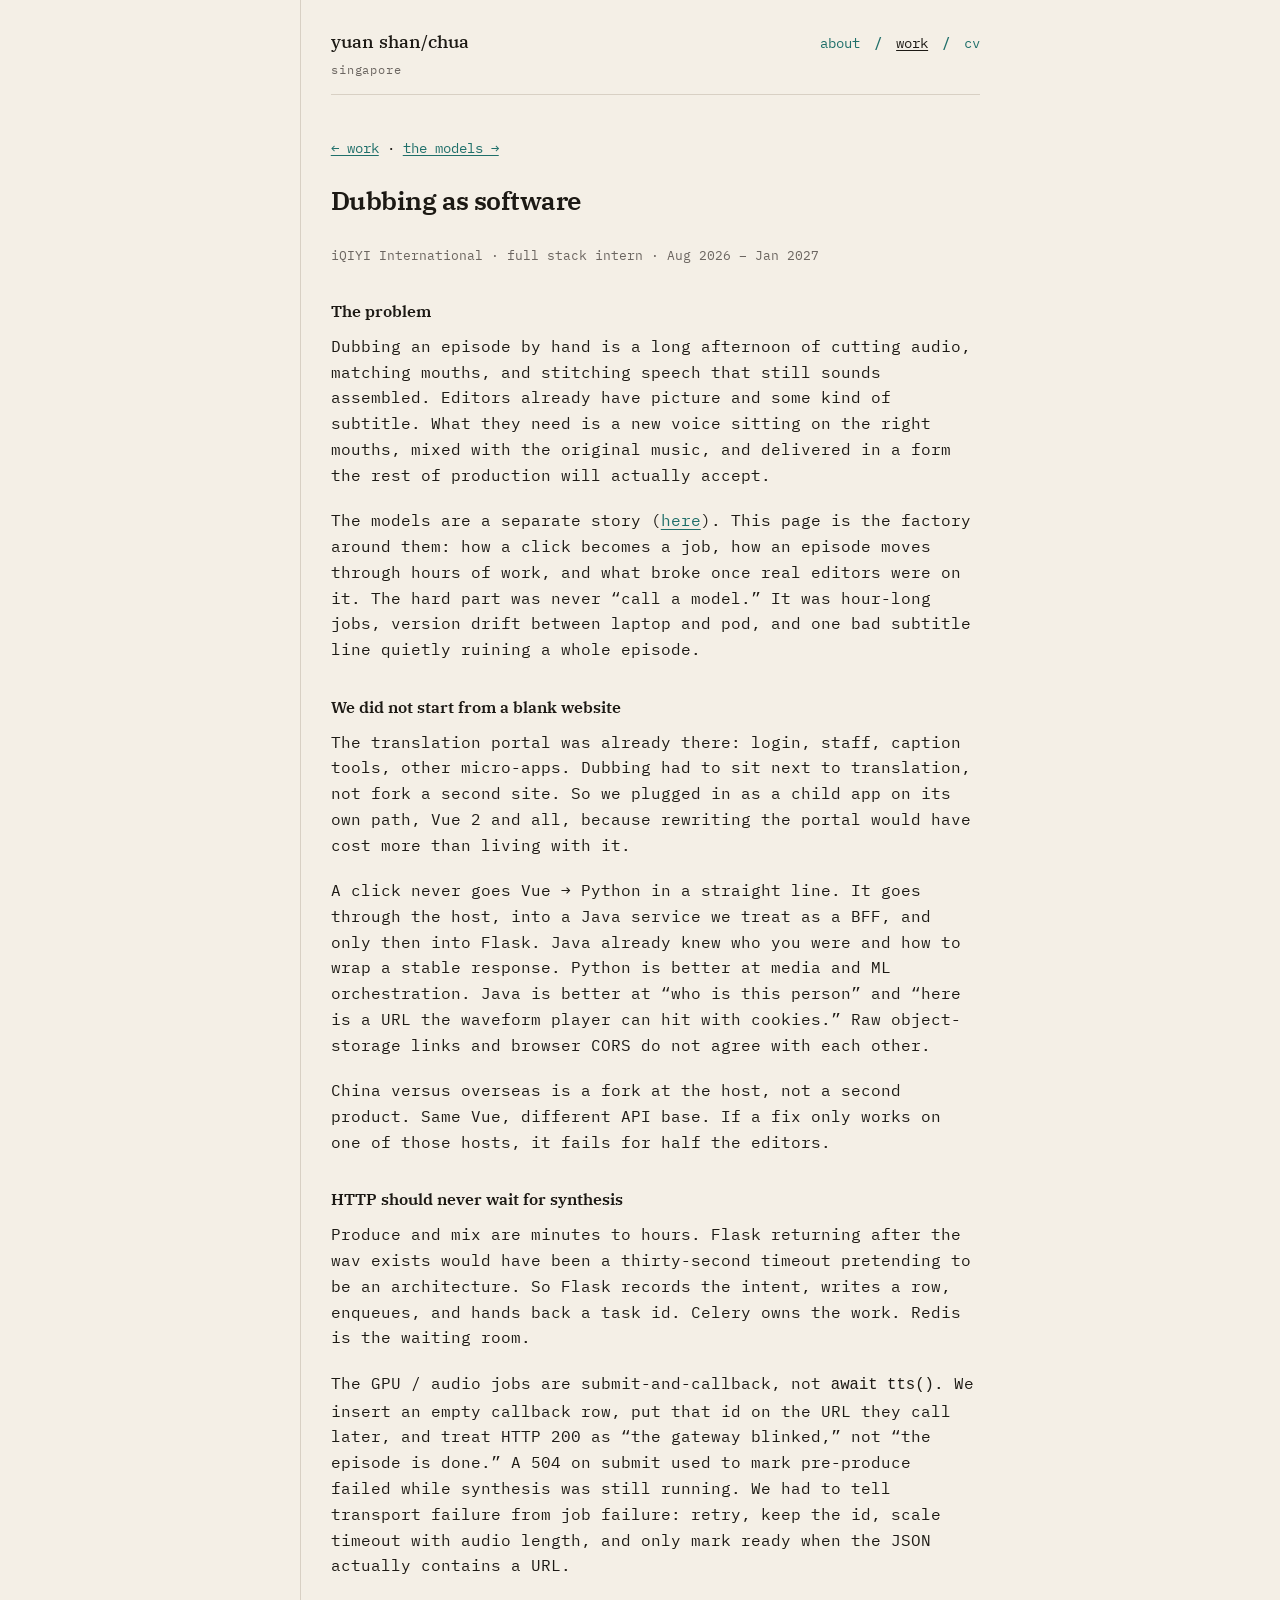
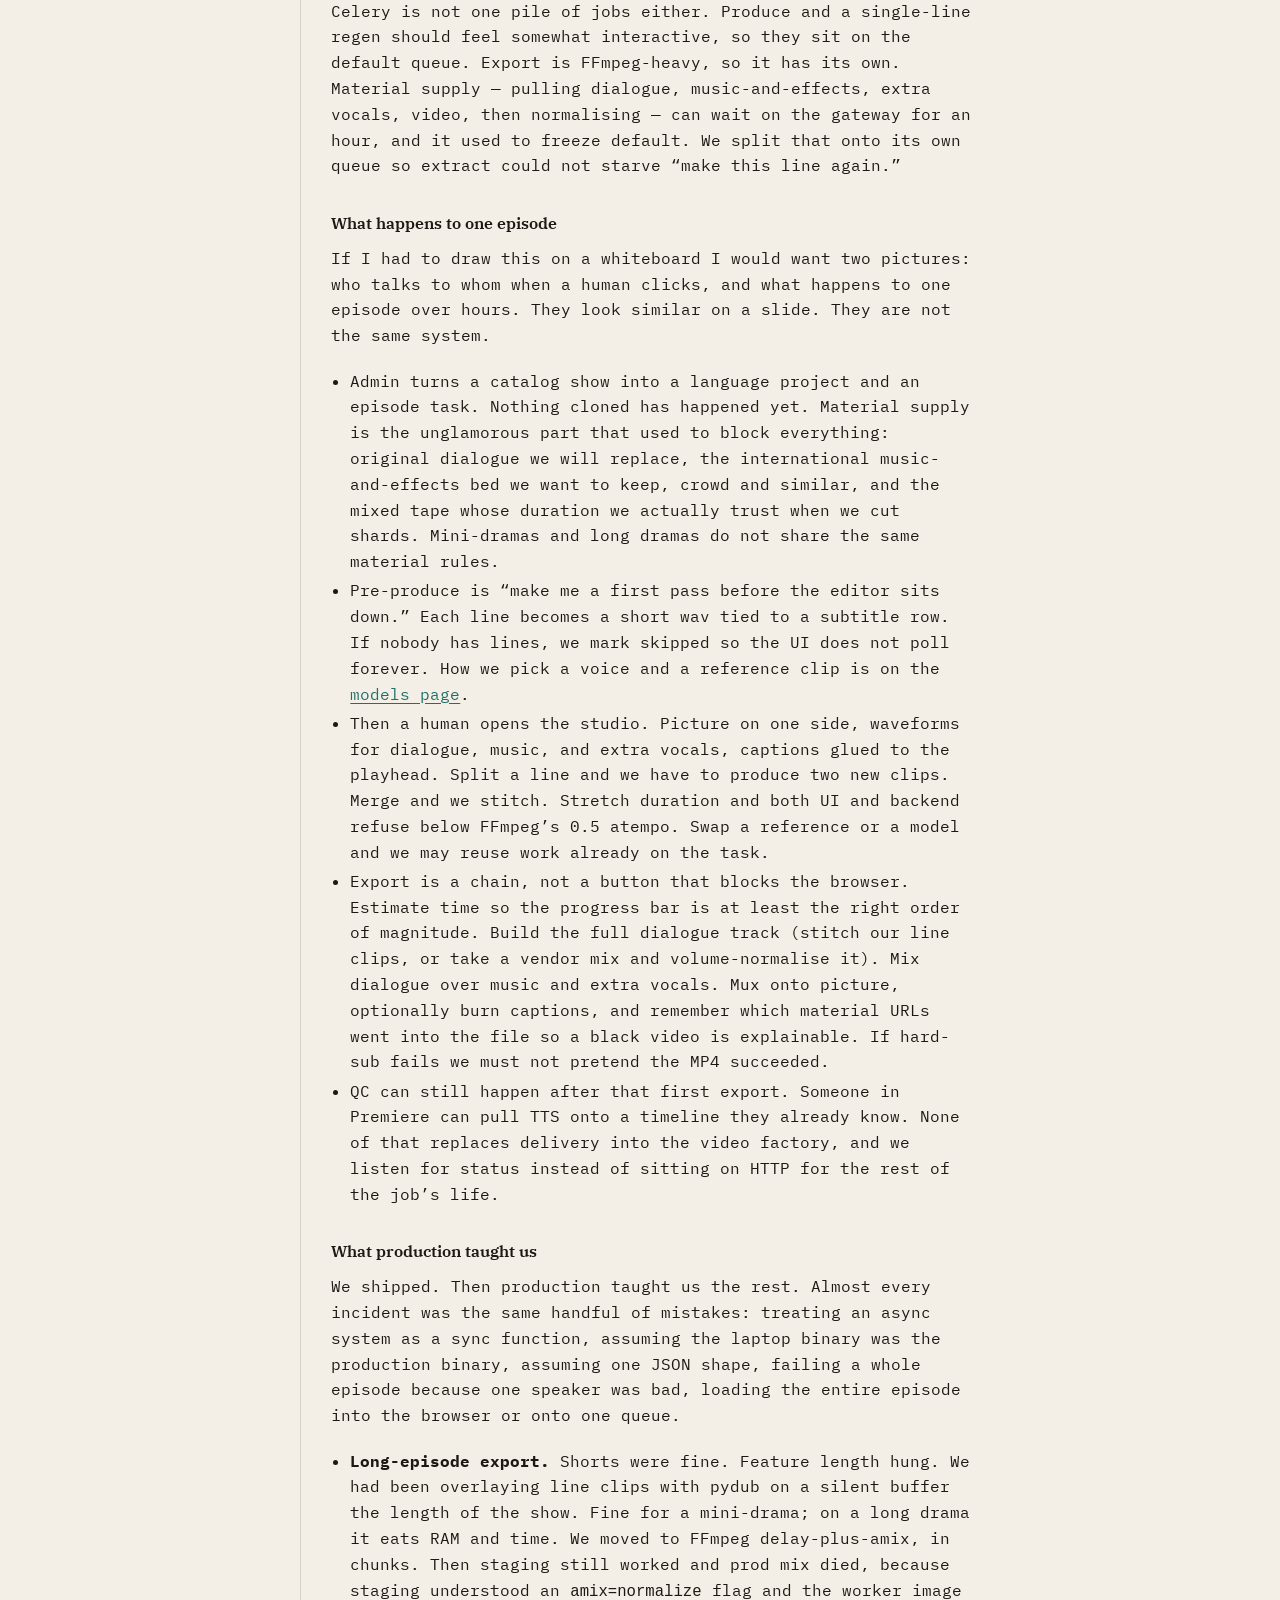
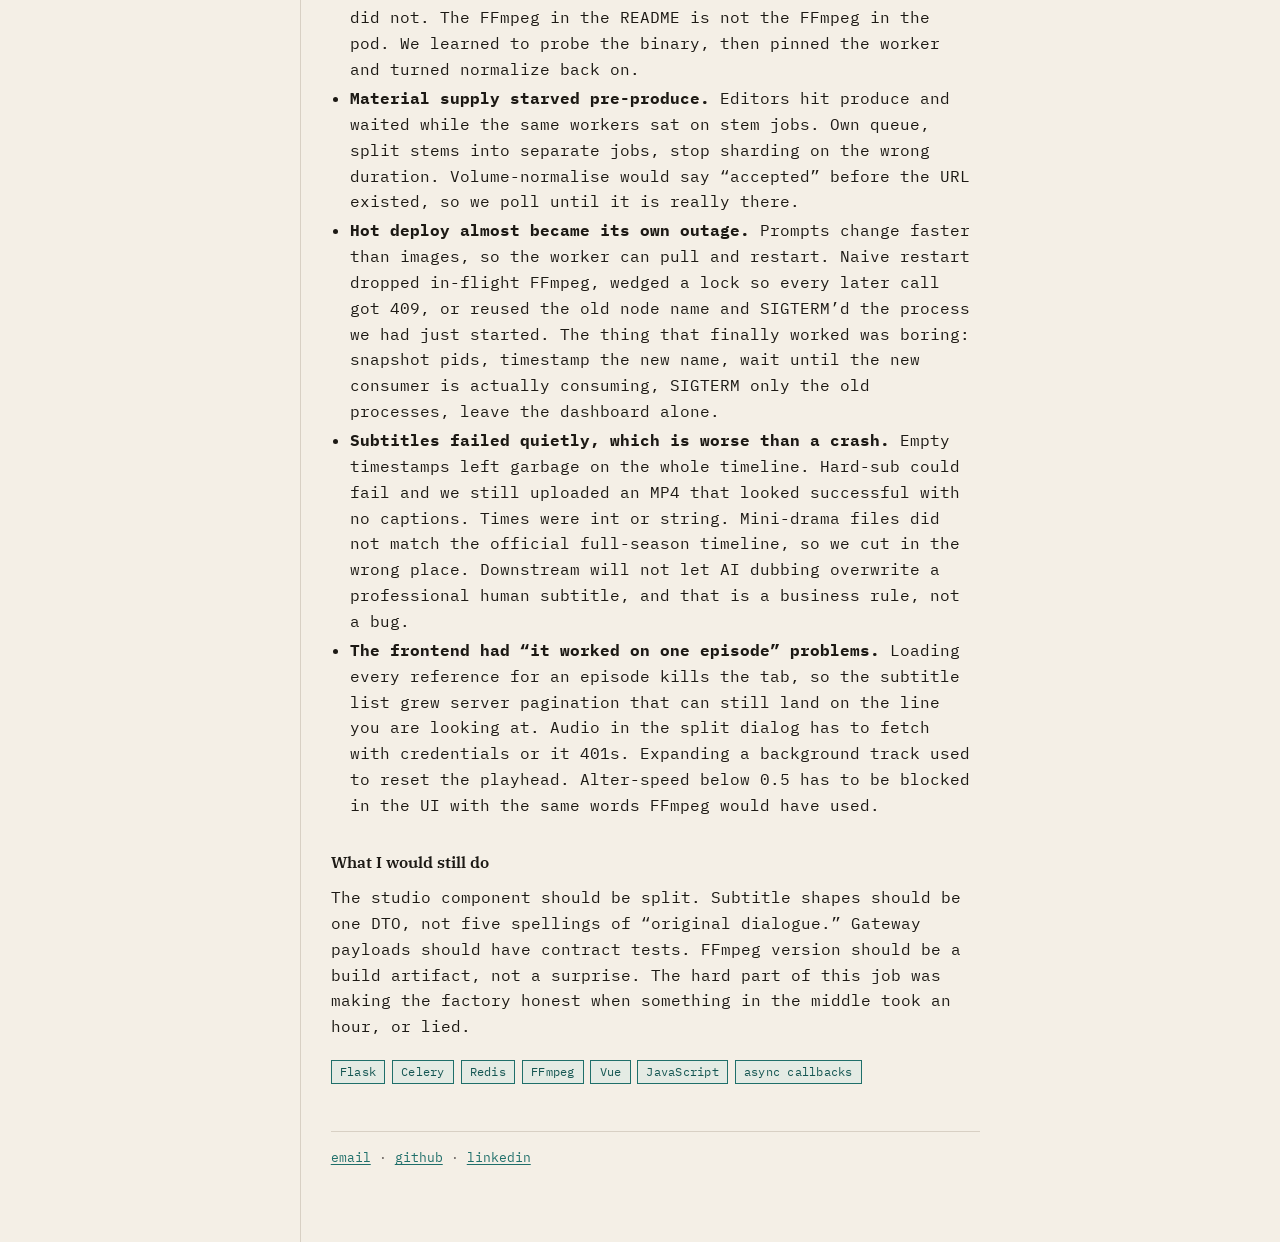
<file: work/iqiyi_software.html>
<!DOCTYPE html>
<html lang="en">
<head>
  <meta charset="utf-8" />
  <meta name="viewport" content="width=device-width, initial-scale=1" />
  <title>Dubbing as software — Chua Yuan Shan</title>
  <link rel="preconnect" href="https://fonts.googleapis.com" />
  <link rel="preconnect" href="https://fonts.gstatic.com" crossorigin />
  <link href="https://fonts.googleapis.com/css2?family=IBM+Plex+Mono:ital,wght@0,400;0,600;1,400&family=IBM+Plex+Serif:wght@500;600&display=swap" rel="stylesheet" />
  <link rel="stylesheet" href="../css/site.css" />
  <link rel="icon" href="../img/favicon.png?v=3" type="image/png" />
  <script src="../js/site.js" defer></script>
</head>
<body>
  <div class="wrap">
    <header class="masthead">
      <div>
        <a class="wordmark" href="../index.html">yuan shan/chua</a>
        <span class="running">singapore</span>
      </div>
      <nav aria-label="Primary">
        <a href="../index.html">about</a>
        <span class="slash" aria-hidden="true">/</span>
        <a href="../work.html" aria-current="page">work</a>
        <span class="slash" aria-hidden="true">/</span>
        <a href="../cv.html">cv</a>
      </nav>
    </header>

    <main class="dive">
      <p class="back"><a href="../work.html">← work</a> · <a href="iqiyi_ai.html">the models →</a></p>
      <h1>Dubbing as software</h1>
      <p class="meta">iQIYI International · full stack intern · Aug 2026 – Jan 2027</p>

      <h2>The problem</h2>
      <p>
        Dubbing an episode by hand is a long afternoon of cutting audio, matching mouths,
        and stitching speech that still sounds assembled. Editors already have picture
        and some kind of subtitle. What they need is a new voice sitting on the right
        mouths, mixed with the original music, and delivered in a form the rest of
        production will actually accept.
      </p>
      <p>
        The models are a separate story
        (<a href="iqiyi_ai.html">here</a>). This page is the factory around them:
        how a click becomes a job, how an episode moves through hours of work,
        and what broke once real editors were on it. The hard part was never
        “call a model.” It was hour-long jobs, version drift between laptop and
        pod, and one bad subtitle line quietly ruining a whole episode.
      </p>

      <h2>We did not start from a blank website</h2>
      <p>
        The translation portal was already there: login, staff, caption tools, other
        micro-apps. Dubbing had to sit next to translation, not fork a second site.
        So we plugged in as a child app on its own path, Vue 2 and all, because rewriting
        the portal would have cost more than living with it.
      </p>
      <p>
        A click never goes Vue → Python in a straight line. It goes through the host,
        into a Java service we treat as a BFF, and only then into Flask. Java already
        knew who you were and how to wrap a stable response. Python is better at media
        and ML orchestration. Java is better at “who is this person” and “here is a URL
        the waveform player can hit with cookies.” Raw object-storage links and browser
        CORS do not agree with each other.
      </p>
      <p>
        China versus overseas is a fork at the host, not a second product. Same Vue,
        different API base. If a fix only works on one of those hosts, it fails for
        half the editors.
      </p>

      <h2>HTTP should never wait for synthesis</h2>
      <p>
        Produce and mix are minutes to hours. Flask returning after the wav exists
        would have been a thirty-second timeout pretending to be an architecture.
        So Flask records the intent, writes a row, enqueues, and hands back a task id.
        Celery owns the work. Redis is the waiting room.
      </p>
      <p>
        The GPU / audio jobs are submit-and-callback, not <code>await tts()</code>.
        We insert an empty callback row, put that id on the URL they call later, and
        treat HTTP 200 as “the gateway blinked,” not “the episode is done.” A 504 on
        submit used to mark pre-produce failed while synthesis was still running.
        We had to tell transport failure from job failure: retry, keep the id, scale
        timeout with audio length, and only mark ready when the JSON actually contains
        a URL.
      </p>
      <p>
        Celery is not one pile of jobs either. Produce and a single-line regen should
        feel somewhat interactive, so they sit on the default queue. Export is
        FFmpeg-heavy, so it has its own. Material supply — pulling dialogue, music-and-effects,
        extra vocals, video, then normalising — can wait on the gateway for an hour,
        and it used to freeze default. We split that onto its own queue so extract
        could not starve “make this line again.”
      </p>

      <h2>What happens to one episode</h2>
      <p>
        If I had to draw this on a whiteboard I would want two pictures: who talks
        to whom when a human clicks, and what happens to one episode over hours.
        They look similar on a slide. They are not the same system.
      </p>
      <ul>
        <li>
          Admin turns a catalog show into a language project and an episode task.
          Nothing cloned has happened yet. Material supply is the unglamorous part
          that used to block everything: original dialogue we will replace, the
          international music-and-effects bed we want to keep, crowd and similar,
          and the mixed tape whose duration we actually trust when we cut shards.
          Mini-dramas and long dramas do not share the same material rules.
        </li>
        <li>
          Pre-produce is “make me a first pass before the editor sits down.” Each
          line becomes a short wav tied to a subtitle row. If nobody has lines, we
          mark skipped so the UI does not poll forever. How we pick a voice and a
          reference clip is on the <a href="iqiyi_ai.html">models page</a>.
        </li>
        <li>
          Then a human opens the studio. Picture on one side, waveforms for dialogue,
          music, and extra vocals, captions glued to the playhead. Split a line and
          we have to produce two new clips. Merge and we stitch. Stretch duration
          and both UI and backend refuse below FFmpeg’s 0.5 atempo. Swap a reference
          or a model and we may reuse work already on the task.
        </li>
        <li>
          Export is a chain, not a button that blocks the browser. Estimate time so
          the progress bar is at least the right order of magnitude. Build the full
          dialogue track (stitch our line clips, or take a vendor mix and volume-normalise
          it). Mix dialogue over music and extra vocals. Mux onto picture, optionally
          burn captions, and remember which material URLs went into the file so a
          black video is explainable. If hard-sub fails we must not pretend the MP4
          succeeded.
        </li>
        <li>
          QC can still happen after that first export. Someone in Premiere can pull
          TTS onto a timeline they already know. None of that replaces delivery into
          the video factory, and we listen for status instead of sitting on HTTP for
          the rest of the job’s life.
        </li>
      </ul>

      <h2>What production taught us</h2>
      <p>
        We shipped. Then production taught us the rest. Almost every incident was
        the same handful of mistakes: treating an async system as a sync function,
        assuming the laptop binary was the production binary, assuming one JSON
        shape, failing a whole episode because one speaker was bad, loading the
        entire episode into the browser or onto one queue.
      </p>
      <ul>
        <li>
          <strong>Long-episode export.</strong> Shorts were fine. Feature length hung.
          We had been overlaying line clips with pydub on a silent buffer the length
          of the show. Fine for a mini-drama; on a long drama it eats RAM and time.
          We moved to FFmpeg delay-plus-amix, in chunks. Then staging still worked
          and prod mix died, because staging understood an <code>amix=normalize</code>
          flag and the worker image did not. The FFmpeg in the README is not the
          FFmpeg in the pod. We learned to probe the binary, then pinned the worker
          and turned normalize back on.
        </li>
        <li>
          <strong>Material supply starved pre-produce.</strong> Editors hit produce
          and waited while the same workers sat on stem jobs. Own queue, split stems
          into separate jobs, stop sharding on the wrong duration. Volume-normalise
          would say “accepted” before the URL existed, so we poll until it is really there.
        </li>
        <li>
          <strong>Hot deploy almost became its own outage.</strong> Prompts change
          faster than images, so the worker can pull and restart. Naive restart
          dropped in-flight FFmpeg, wedged a lock so every later call got 409, or
          reused the old node name and SIGTERM’d the process we had just started.
          The thing that finally worked was boring: snapshot pids, timestamp the
          new name, wait until the new consumer is actually consuming, SIGTERM only
          the old processes, leave the dashboard alone.
        </li>
        <li>
          <strong>Subtitles failed quietly, which is worse than a crash.</strong>
          Empty timestamps left garbage on the whole timeline. Hard-sub could fail
          and we still uploaded an MP4 that looked successful with no captions.
          Times were int or string. Mini-drama files did not match the official
          full-season timeline, so we cut in the wrong place. Downstream will not
          let AI dubbing overwrite a professional human subtitle, and that is a
          business rule, not a bug.
        </li>
        <li>
          <strong>The frontend had “it worked on one episode” problems.</strong>
          Loading every reference for an episode kills the tab, so the subtitle list
          grew server pagination that can still land on the line you are looking at.
          Audio in the split dialog has to fetch with credentials or it 401s.
          Expanding a background track used to reset the playhead. Alter-speed below
          0.5 has to be blocked in the UI with the same words FFmpeg would have used.
        </li>
      </ul>

      <h2>What I would still do</h2>
      <p>
        The studio component should be split. Subtitle shapes should be one DTO, not
        five spellings of “original dialogue.” Gateway payloads should have contract
        tests. FFmpeg version should be a build artifact, not a surprise. The hard
        part of this job was making the factory honest when something in the middle
        took an hour, or lied.
      </p>

      <ul class="tags" aria-label="Skills">
        <li>Flask</li>
        <li>Celery</li>
        <li>Redis</li>
        <li>FFmpeg</li>
        <li>Vue</li>
        <li>JavaScript</li>
        <li>async callbacks</li>
      </ul>
    </main>

    <footer>
      <details class="email-pop">
        <summary>email</summary>
        <div class="email-pop-panel">
          <p>personal</p>
          <a href="mailto:chuanyuanshan@gmail.com">chuanyuanshan@gmail.com</a>
          <p>school</p>
          <a href="mailto:ychu060@e.ntu.edu.sg">ychu060@e.ntu.edu.sg</a>
        </div>
      </details>
      <span>· <a href="https://github.com/Y0306S">github</a> · <a href="https://www.linkedin.com/in/yuan-shan-chua-840307115">linkedin</a></span>
    </footer>
  </div>
</body>
</html>
</file>
<file: css/site.css>
:root {
  --paper: #f4efe6;
  --ink: #1c1914;
  --muted: #6b6560;
  --rule: #d8d0c4;
  --accent: #1f6f6a;
  --accent-hover: #155652;
  --tag-fill: #e4ebe4;
  --measure: 40rem;
}

*,
*::before,
*::after {
  box-sizing: border-box;
}

html {
  font-size: 17px;
}

body {
  margin: 0;
  min-height: 100vh;
  color: var(--ink);
  background: var(--paper);
  font-family: "IBM Plex Mono", ui-monospace, "Cascadia Mono", Consolas, monospace;
  font-size: 0.92rem;
  line-height: 1.65;
}

a {
  color: var(--accent);
  text-underline-offset: 0.16em;
}

a:hover {
  color: var(--accent-hover);
}

.wrap {
  width: min(var(--measure), calc(100% - 3rem));
  margin: 0 auto;
  padding: 1.6rem 0 4.5rem;
  border-left: 1px solid var(--rule);
  padding-left: 1.75rem;
}

.masthead {
  display: flex;
  align-items: baseline;
  justify-content: space-between;
  gap: 1.25rem;
  padding-bottom: 0.85rem;
  margin-bottom: 2.4rem;
  border-bottom: 1px solid var(--rule);
}

.wordmark {
  font-family: "IBM Plex Serif", "Iowan Old Style", Georgia, serif;
  font-size: 1.05rem;
  font-weight: 500;
  letter-spacing: 0.01em;
  color: var(--ink);
  text-decoration: none;
}

.wordmark:hover {
  color: var(--accent);
}

.running {
  display: block;
  margin-top: 0.2rem;
  font-family: "IBM Plex Mono", monospace;
  font-size: 0.68rem;
  letter-spacing: 0.08em;
  text-transform: lowercase;
  color: var(--muted);
}

nav {
  font-size: 0.82rem;
}

nav a {
  text-decoration: none;
}

nav a[aria-current="page"] {
  color: var(--ink);
  text-decoration: underline;
  text-decoration-thickness: 1px;
}

nav .slash {
  color: var(--accent);
  margin: 0 0.35rem;
  font-weight: 500;
}

h1 {
  font-family: "IBM Plex Serif", Georgia, serif;
  font-size: 1.55rem;
  font-weight: 600;
  letter-spacing: -0.02em;
  margin: 0 0 1.35rem;
}

h2 {
  font-family: "IBM Plex Serif", Georgia, serif;
  font-size: 1.15rem;
  font-weight: 600;
  margin: 0 0 0.45rem;
}

.lede,
p {
  margin: 0 0 1.15rem;
}

.block {
  margin-bottom: 1.7rem;
}

.kicker {
  font-weight: 600;
  margin-bottom: 0.45rem;
}

ul {
  margin: 0 0 1.15rem;
  padding-left: 1.15rem;
}

li {
  margin: 0.2rem 0;
}

.note {
  color: var(--muted);
  font-size: 0.8rem;
  margin-top: 2.4rem;
}

sup,
.fn {
  font-size: 0.7em;
  line-height: 0;
}

.work-item {
  padding: 0 0 1.7rem;
  margin: 0 0 1.7rem;
  border-bottom: 1px solid var(--rule);
}

.work-item:last-of-type {
  border-bottom: 0;
  margin-bottom: 0;
}

.work-item h2 a {
  color: inherit;
  text-decoration: none;
}

.work-item h2 a:hover {
  color: var(--accent);
  text-decoration: underline;
  text-underline-offset: 0.16em;
}

.more {
  margin: 0.65rem 0 0;
  font-size: 0.82rem;
}

.back {
  display: inline-block;
  margin: 0 0 1.1rem;
  font-size: 0.82rem;
}

.dive h2 {
  font-size: 0.95rem;
  margin: 1.8rem 0 0.55rem;
}

.meta {
  color: var(--muted);
  font-size: 0.78rem;
  margin: 0 0 0.7rem;
}

.links {
  font-size: 0.82rem;
}

.tags {
  display: flex;
  flex-wrap: wrap;
  gap: 0.4rem;
  list-style: none;
  margin: 0.85rem 0 0;
  padding: 0;
}

.tags li {
  margin: 0;
  padding: 0.14rem 0.48rem;
  border: 1px solid var(--accent);
  background: var(--tag-fill);
  color: var(--accent-hover);
  font-size: 0.7rem;
  letter-spacing: 0.02em;
  line-height: 1.45;
}

.cv-head {
  margin-bottom: 1.8rem;
}

.cv-name {
  font-family: "IBM Plex Serif", Georgia, serif;
  font-size: 1.7rem;
  font-weight: 600;
  margin: 0 0 0.35rem;
}

.cv-contacts {
  color: var(--muted);
  font-size: 0.8rem;
}

.cv-section {
  margin: 1.7rem 0 0;
}

.cv-section h2 {
  font-size: 0.78rem;
  letter-spacing: 0.08em;
  text-transform: uppercase;
  border-bottom: 1px solid var(--ink);
  padding-bottom: 0.25rem;
  margin-bottom: 0.85rem;
}

.entry {
  margin: 0 0 1.15rem;
}

.entry-top {
  display: flex;
  justify-content: space-between;
  gap: 1rem;
  align-items: baseline;
}

.entry-top strong {
  font-weight: 600;
}

.when {
  color: var(--muted);
  font-size: 0.78rem;
  white-space: nowrap;
}

.role {
  margin: 0.1rem 0 0.45rem;
}

.skills dt {
  font-weight: 600;
  margin: 0.4rem 0 0.1rem;
}

.skills dd {
  margin: 0;
}

.page-tools {
  margin: 0 0 1.4rem;
  font-size: 0.82rem;
}

footer {
  margin-top: 2.8rem;
  padding-top: 0.9rem;
  border-top: 1px solid var(--rule);
  color: var(--muted);
  font-size: 0.78rem;
}

footer > p {
  display: block;
  margin: 0.45rem 0 0;
}

.email-pop {
  position: relative;
  display: inline-block;
  vertical-align: baseline;
}

.email-pop > summary {
  display: inline;
  cursor: pointer;
  color: var(--accent);
  list-style: none;
  text-decoration: underline;
  text-underline-offset: 0.16em;
}

.email-pop > summary::-webkit-details-marker {
  display: none;
}

.email-pop[open] > summary {
  color: var(--accent-hover);
}

footer:has(.email-pop[open]) {
  padding-bottom: 6.5rem;
}

.email-pop-panel {
  position: absolute;
  left: 0;
  top: calc(100% + 0.45rem);
  z-index: 2;
  min-width: 17.5rem;
  padding: 0.55rem 0.7rem 0.65rem;
  background: var(--paper);
  border: 1px solid var(--accent);
}

.email-pop-panel p {
  margin: 0 0 0.2rem;
  color: var(--muted);
  font-size: 0.68rem;
}

.email-pop-panel a {
  display: block;
  margin: 0 0 0.55rem;
}

.email-pop-panel a:last-child {
  margin-bottom: 0;
}

.music {
  display: grid;
  grid-template-columns: 1fr 1fr;
  width: 100%;
  margin: 0 0 1.25rem;
}

.music h2 {
  font-size: 0.95rem;
  margin: 0 0 0.45rem;
  padding-bottom: 0.25rem;
  border-bottom: 1px solid var(--ink);
}

.music ul {
  list-style: none;
  margin: 0;
  padding: 0;
  max-width: none;
}

.music li {
  margin: 0.35rem 0 0;
  padding: 0;
}

@media (max-width: 52rem) {
  html {
    font-size: 16px;
  }

  .wrap {
    width: calc(100% - 1.5rem);
    padding-left: 1.1rem;
  }

  .masthead {
    flex-direction: column;
    align-items: flex-start;
    gap: 0.55rem;
  }

  .entry-top {
    flex-direction: column;
    gap: 0.15rem;
  }

  .when {
    white-space: normal;
  }
}
</file>
